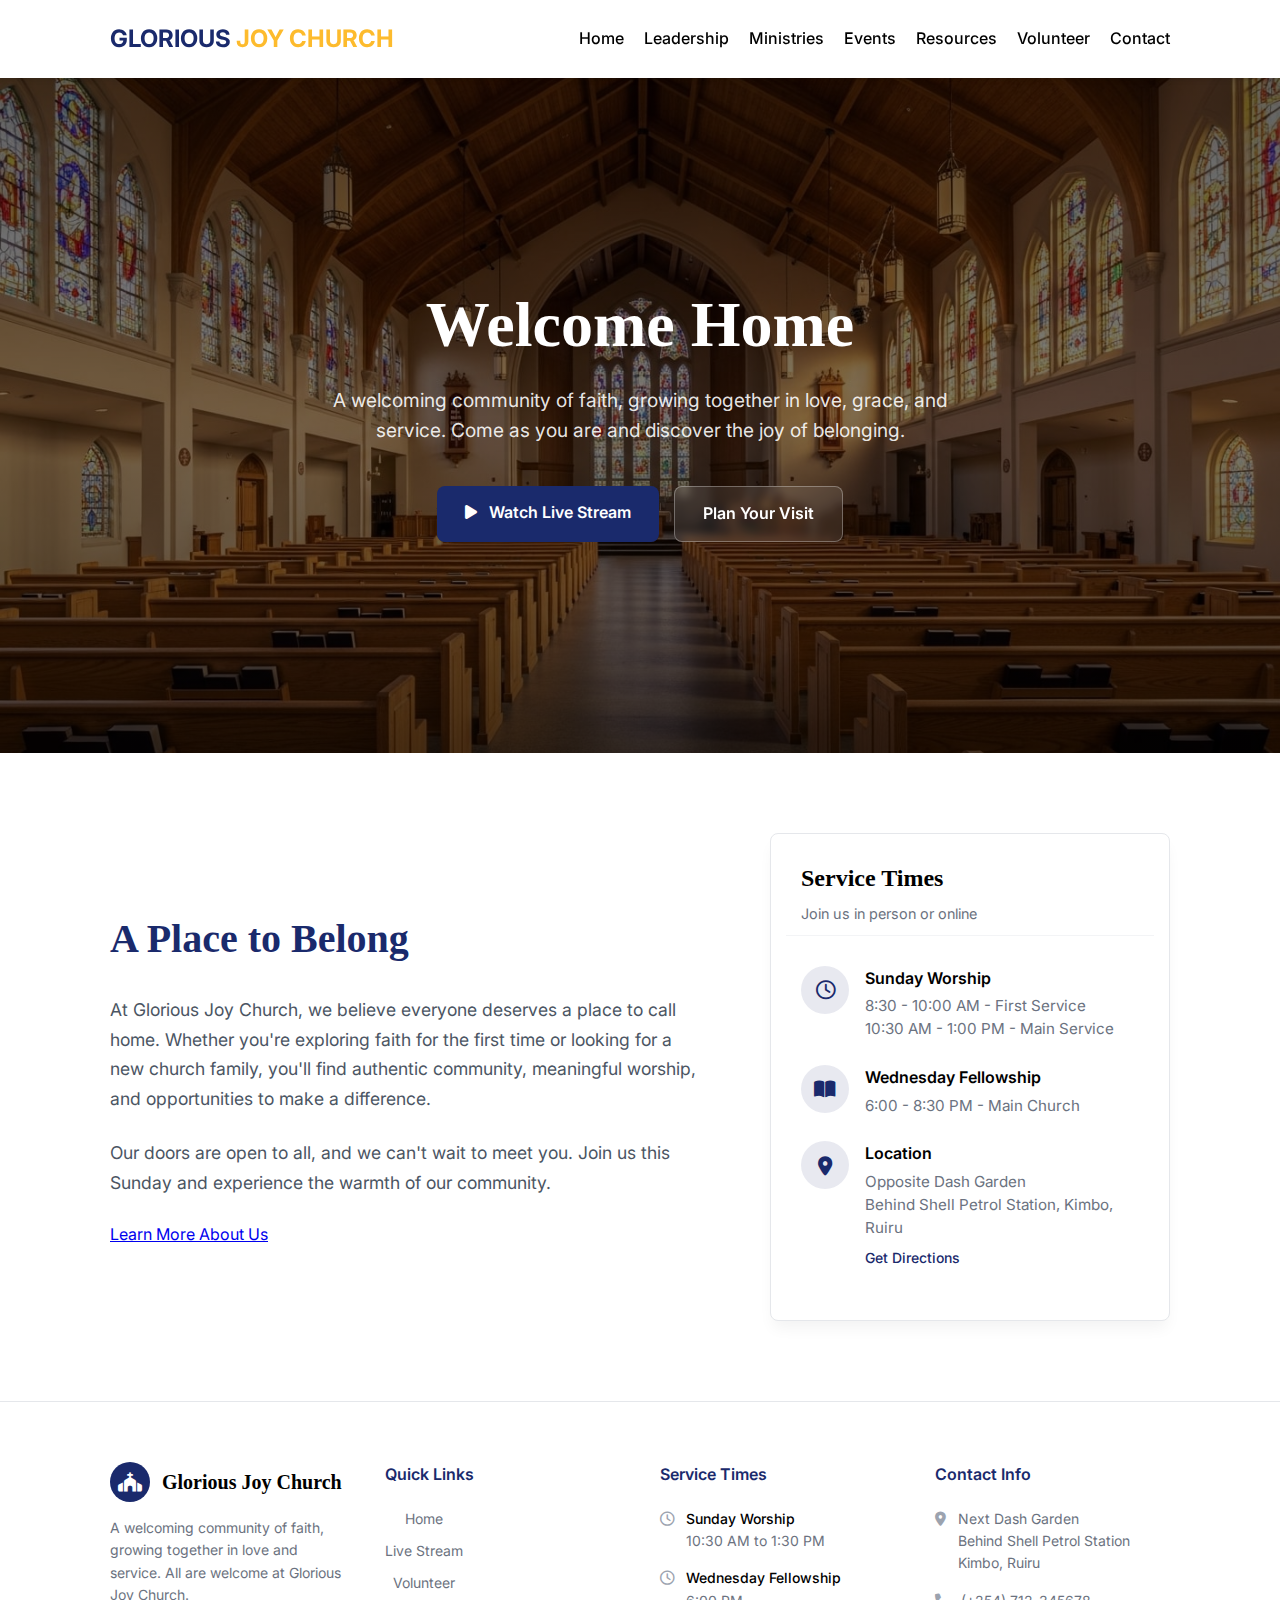
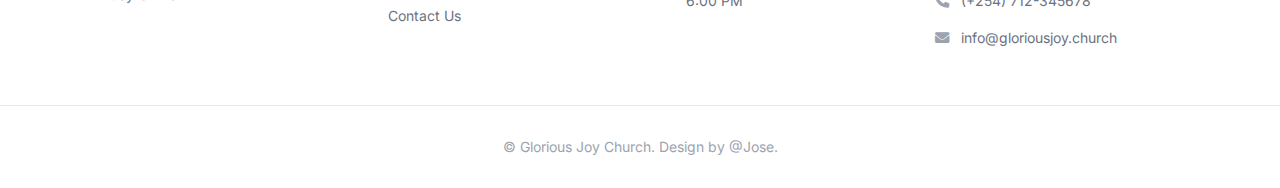
<file: index.html>
<!DOCTYPE html>
<html lang="en">
<head>
    <meta charset="UTF-8">
    <meta name="viewport" content="width=device-width, initial-scale=1.0">
    <title>Glorious Joy Church </title>
    <link rel="stylesheet" href="css/style.css">
    <link rel="stylesheet" href="https://cdnjs.cloudflare.com/ajax/libs/font-awesome/6.0.0/css/all.min.css">
    <link href="https://fonts.googleapis.com/css2?family=Inter:wght@400;700&display=swap" rel="stylesheet">
</head>

<body>

    <header>
        <nav class="container">
            <div class="logo"> GLORIOUS <span> JOY <span> CHURCH </span></div>
            <ul class="nav-links">
                <li><a href="index.html">Home</a></li>
                <li><a href="pages/leadership.html">Leadership</a></li>
                <li><a href="pages/ministries.html">Ministries</a></li>
                <li><a href="pages/events.html">Events</a></li>
                <li><a href="pages/resources.html">Resources</a></li>
                <li><a href="pages/volunteer.html">Volunteer</a></li>
                <li><a href="pages/contact.html">Contact </a></li>
            </ul>
        </nav>
    </header>

    <main>
        <section class="hero-section">
            <div class="hero-bg">
                <div class="hero-overlay"></div>
            </div>

            <div class="container hero-content">
                <h1 class="hero-title">Welcome Home</h1>
                <p class="hero-subtitle">
                    A welcoming community of faith, growing together in love, grace, and service. 
                    Come as you are and discover the joy of belonging.
                </p>
                
                <div class="hero-btns">
                    <a href="pages/live-stream.html" class="btn-hero-solid">
                        <i class="fas fa-play"></i> Watch Live Stream
                    </a>
                    <a href="pages/contact.html" class="btn-hero-outline">
                        Plan Your Visit
                    </a>
                </div>
            </div>
        </section>


        <section class="welcome-split">
            <div class="container welcome-grid">
                
                <div class="welcome-text">
                    <h2 class="serif-title">A Place to Belong</h2>
                    <p class="description">
                        At Glorious Joy Church, we believe everyone deserves a place to call home.
                        Whether you're exploring faith for the first time or looking for a new church family,
                        you'll find authentic community, meaningful worship, and opportunities to make a difference.
                    </p>
                    <p class="description">
                        Our doors are open to all, and we can't wait to meet you. Join us this Sunday and
                        experience the warmth of our community.
                    </p>
                    <a href="pages/about.html" class="btn-primary">Learn More About Us</a>
                </div>

                <div class="service-card-modern">
                    <div class="card-header">
                        <h3>Service Times</h3>
                        <p>Join us in person or online</p>
                    </div>
                    
                    <div class="card-content">
                        <div class="info-row">
                            <div class="icon-circle">
                                <i class="far fa-clock"></i>
                            </div>
                            <div>
                                <h4>Sunday Worship</h4>
                                <p>8:30 - 10:00 AM - First Service</p>
                                <p>10:30 AM - 1:00 PM - Main Service</p>
                            </div>
                        </div>

                        <div class="info-row">
                            <div class="icon-circle">
                                <i class="fas fa-book-open"></i>
                            </div>
                            <div>
                                <h4>Wednesday Fellowship</h4>
                                <p>6:00 - 8:30 PM - Main Church</p>
                            </div>
                        </div>

                        <div class="info-row">
                            <div class="icon-circle">
                                <i class="fas fa-map-marker-alt"></i>
                            </div>
                            <div>
                                <h4>Location</h4>
                                <p>Opposite Dash Garden</p>
                                <p>Behind Shell Petrol Station, Kimbo, Ruiru</p>
                                <a href="https://maps.google.com" target="_blank" class="directions-link">Get Directions</a>
                            </div>
                        </div>
                    </div>
                </div>

            </div>
        </section>
    
    </main>


    <footer class="main-footer">
        <div class="container footer-grid">
            
            <div class="footer-column">
                <div class="footer-logo-area">
                    <div class="logo-icon">
                        <i class="fas fa-church"></i>
                    </div>
                    <span class="church-name">Glorious Joy Church</span>
                </div>
                <p class="footer-description">
                    A welcoming community of faith, growing together in love and service. 
                    All are welcome at Glorious Joy Church.
                </p>
            </div>

            <div class="footer-column">
                <h3>Quick Links</h3>
                <nav class="footer-nav">
                    <a href="index.html">Home</a>
                    <a href="pages/live-stream.html">Live Stream</a>
                    <a href="pages/volunteer.html">Volunteer</a>
                    <a href="pages/contact.html">Contact Us</a>
                </nav>
            </div>

            <div class="footer-column">
                <h3>Service Times</h3>
                <div class="footer-info-item">
                    <i class="far fa-clock"></i>
                    <div>
                        <p class="info-label">Sunday Worship</p>
                        <p class="info-detail">10:30 AM to 1:30 PM</p>
                    </div>
                </div>
                <div class="footer-info-item">
                    <i class="far fa-clock"></i>
                    <div>
                        <p class="info-label">Wednesday Fellowship</p>
                        <p class="info-detail">6:00 PM</p>
                    </div>
                </div>
            </div>

            <div class="footer-column">
                <h3>Contact Info</h3>
                <div class="footer-info-item">
                    <i class="fas fa-map-marker-alt"></i>
                    <p class="info-detail">Next Dash Garden<br>Behind Shell Petrol Station Kimbo, Ruiru</p>
                </div>
                <div class="footer-info-item">
                    <i class="fas fa-phone"></i>
                    <a href="tel:+15551234567" class="info-detail">(+254) 712-345678</a>
                </div>
                <div class="footer-info-item">
                    <i class="fas fa-envelope"></i>
                    <a href="mailto:info@gloriousjoy.church" class="info-detail">info@gloriousjoy.church</a>
                </div>
            </div>

        </div>

        <div class="footer-bottom">
            <div class="container">
                <p>&copy; <span id="year"></span> Glorious Joy Church. Design by @Jose.</p>
            </div>
        </div>
    </footer>

    <script src="js/main.js"></script>
</body>

</html>
</file>
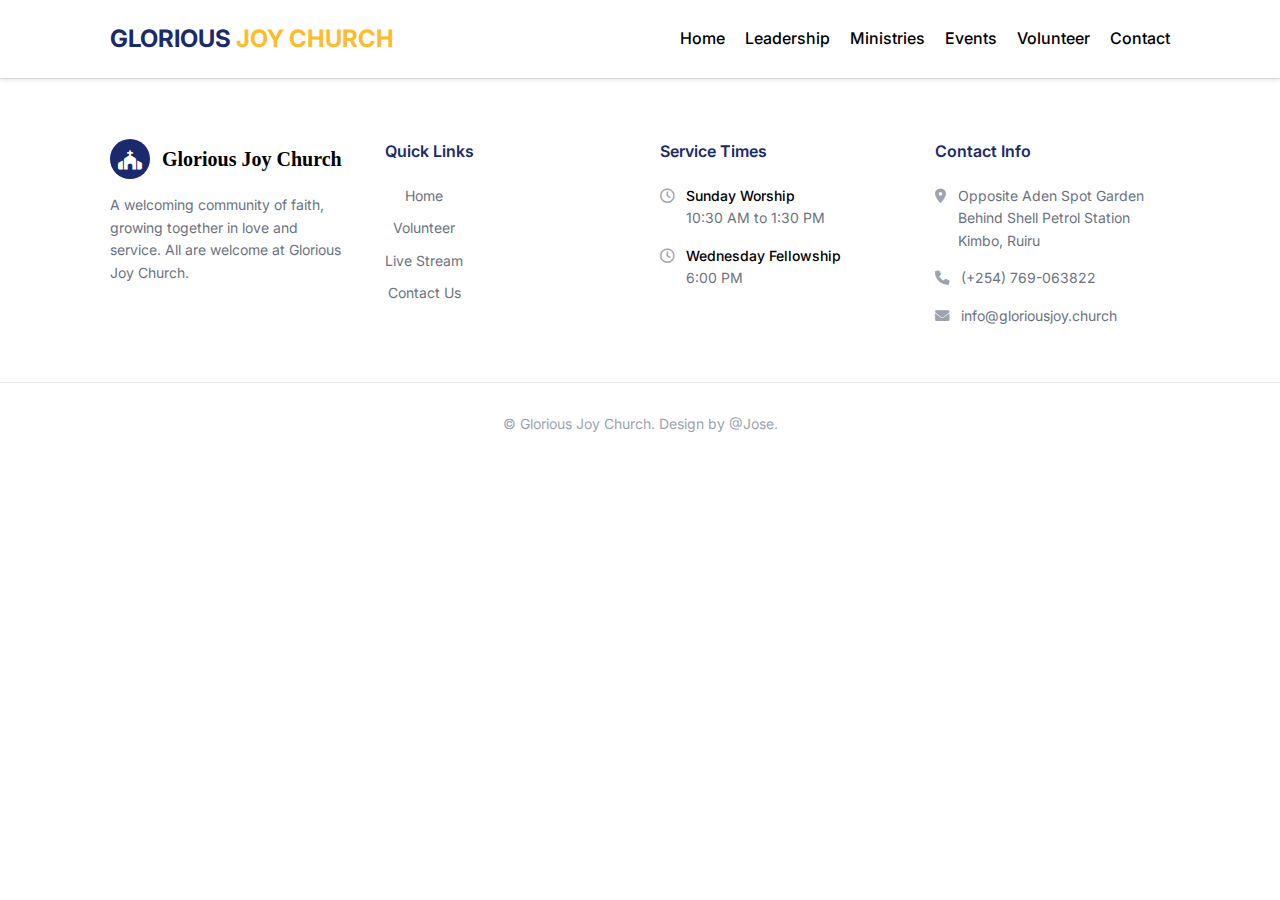
<file: pages/about.html>
<!DOCTYPE html>
<html lang="en">
<head>
    <meta charset="UTF-8">
    <meta name="viewport" content="width=device-width, initial-scale=1.0">
    <title>Glorious Joy Church </title>
    <link rel="stylesheet" href="../css/style.css">
    <link rel="stylesheet" href="https://cdnjs.cloudflare.com/ajax/libs/font-awesome/6.0.0/css/all.min.css">
    <link href="https://fonts.googleapis.com/css2?family=Inter:wght@400;700&display=swap" rel="stylesheet">
</head>

<body>

    <header>
        <nav class="container">
            <div class="logo"> GLORIOUS <span> JOY <span> CHURCH </span></div>
            <ul class="nav-links">
                <li><a href="../index.html">Home</a></li>
                <li><a href="leadership.html">Leadership</a></li>
                <li><a href="ministries.html">Ministries</a></li>
                <li><a href="events.html">Events</a></li>
                <li><a href="volunteer.html">Volunteer</a></li>
                <li><a href="contact.html">Contact </a></li>
            </ul>
        </nav>
    </header>

    <main>
    
        <!-- here -->

    </main>


    <footer class="main-footer">
    
        <div class="container footer-grid">
            
            <div class="footer-column">
                <div class="footer-logo-area">
                    <div class="logo-icon">
                        <i class="fas fa-church"></i>
                    </div>
                    <span class="church-name">Glorious Joy Church</span>
                </div>
                <p class="footer-description">
                    A welcoming community of faith, growing together in love and service. 
                    All are welcome at Glorious Joy Church.
                </p>
            </div>

            <div class="footer-column">
                <h3>Quick Links</h3>
                <nav class="footer-nav">
                    <a href="../index.html">Home</a>
                    <a href="volunteer.html">Volunteer</a>
                    <a href="livestream.html">Live Stream</a>
                    <a href="contact.html">Contact Us</a>
                </nav>
            </div>

            <div class="footer-column">
                <h3>Service Times</h3>
                <div class="footer-info-item">
                    <i class="far fa-clock"></i>
                    <div>
                        <p class="info-label">Sunday Worship</p>
                        <p class="info-detail">10:30 AM to 1:30 PM</p>
                    </div>
                </div>
                <div class="footer-info-item">
                    <i class="far fa-clock"></i>
                    <div>
                        <p class="info-label">Wednesday Fellowship</p>
                        <p class="info-detail">6:00 PM</p>
                    </div>
                </div>
            </div>

            <div class="footer-column">
                <h3>Contact Info</h3>
                <div class="footer-info-item">
                    <i class="fas fa-map-marker-alt"></i>
                    <p class="info-detail">Opposite Aden Spot Garden<br>Behind Shell Petrol Station Kimbo, Ruiru</p>
                </div>
                <div class="footer-info-item">
                    <i class="fas fa-phone"></i>
                    <a href="tel:+254769063822" class="info-detail">(+254) 769-063822</a>
                </div>
                <div class="footer-info-item">
                    <i class="fas fa-envelope"></i>
                    <a href="mailto:info@gloriousjoy.church" class="info-detail">info@gloriousjoy.church</a>
                </div>
            </div>

        </div>

        <div class="footer-bottom">
            <div class="container">
                <p>&copy; <span id="year"></span> Glorious Joy Church. Design by @Jose.</p>
            </div>
        </div>
    
    </footer>

    <script src="../js/main.js"></script>

</body>

</html>
</file>
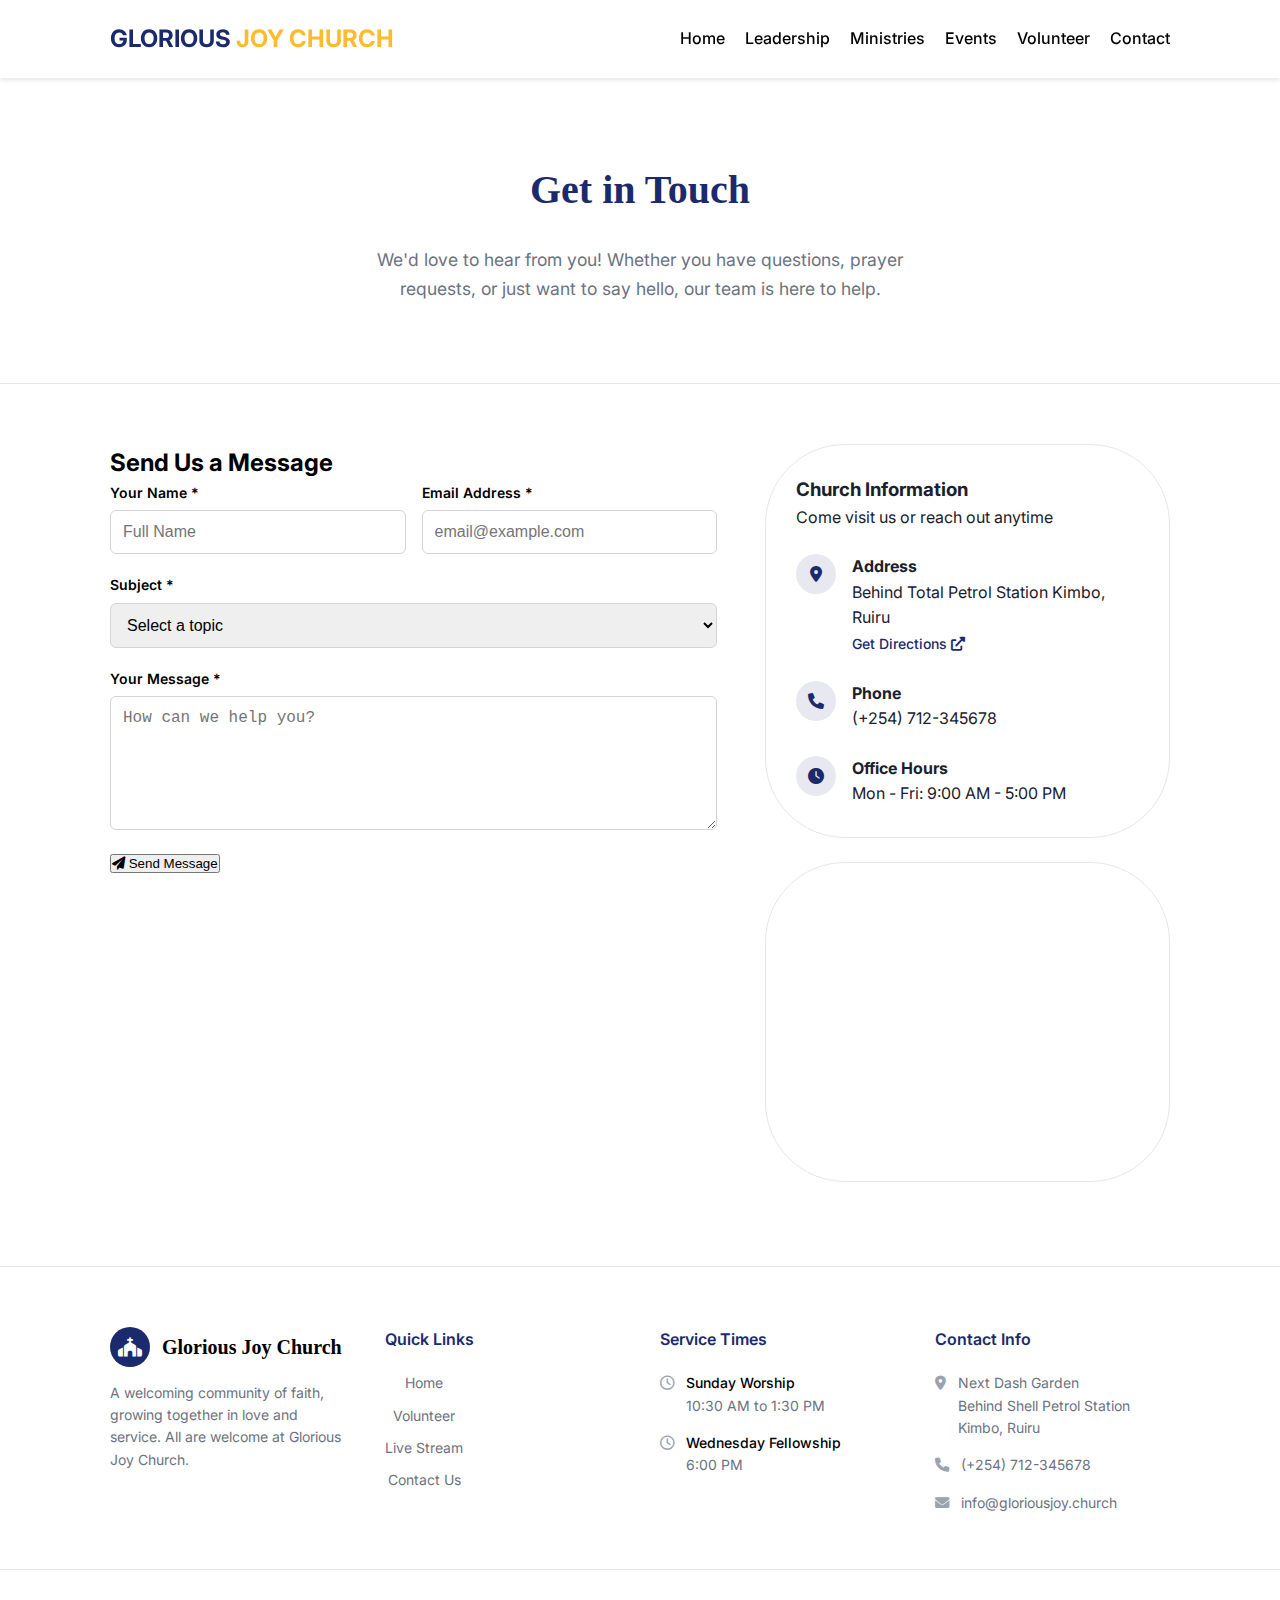
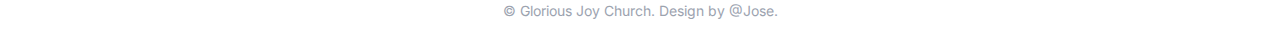
<file: pages/contact.html>
<!DOCTYPE html>
<html lang="en">
<head>
    <meta charset="UTF-8">
    <meta name="viewport" content="width=device-width, initial-scale=1.0">
    <title>Glorious Joy Church </title>
    <link rel="stylesheet" href="../css/style.css">
    <link rel="stylesheet" href="https://cdnjs.cloudflare.com/ajax/libs/font-awesome/6.0.0/css/all.min.css">
    <link href="https://fonts.googleapis.com/css2?family=Inter:wght@400;700&display=swap" rel="stylesheet">
</head>

<body>

    <header>
        <nav class="container">
            <div class="logo"> GLORIOUS <span> JOY <span> CHURCH </span></div>
            <ul class="nav-links">
                <li><a href="../index.html">Home</a></li>
                <li><a href="leadership.html">Leadership</a></li>
                <li><a href="ministries.html">Ministries</a></li>
                <li><a href="events.html">Events</a></li>
                <li><a href="volunteer.html">Volunteer</a></li>
                <li><a href="contact.html">Contact </a></li>
            </ul>
        </nav>
    </header>

    <main>
    
        <section class="contact-header">
        
            <div class="container contact-header-content">
                <h1 class="serif-title">Get in Touch</h1>
                <p class="section-subtitle">
                    We'd love to hear from you! Whether you have questions, prayer requests, 
                    or just want to say hello, our team is here to help.
                </p>
            </div>
        
        </section>

        <section class="contact-body">

            <div class="container contact-grid">
                
                <div class="contact-form-container">
                    <h2 class="serif-sub-title">Send Us a Message</h2>
                    <form id="churchContactForm" class="space-y-4">
                        <div class="form-row">
                            <div class="form-group">
                                <label for="name">Your Name *</label>
                                <input type="text" id="name" required placeholder="Full Name">
                            </div>
                            <div class="form-group">
                                <label for="email">Email Address *</label>
                                <input type="email" id="email" required placeholder="email@example.com">
                            </div>
                        </div>

                        <div class="form-group">
                            <label for="subject">Subject *</label>
                            <select id="subject" required>
                                <option value="" disabled selected>Select a topic</option>
                                <option value="general">General Inquiry</option>
                                <option value="visit">Planning a Visit</option>
                                <option value="prayer">Prayer Request</option>
                                <option value="volunteer">Volunteer Information</option>
                                <option value="other">Other</option>
                            </select>
                        </div>

                        <div class="form-group">
                            <label for="message">Your Message *</label>
                            <textarea id="message" rows="6" required placeholder="How can we help you?"></textarea>
                        </div>

                        <button type="submit" id="submitBtn" class="btn-primary btn-lg">
                            <i class="fas fa-paper-plane"></i> Send Message
                        </button>
                    </form>
                </div>

                <div class="contact-info-column">
                    <div class="info-card">
                        <h3>Church Information</h3>
                        <p class="card-desc">Come visit us or reach out anytime</p>
                        
                        <div class="contact-item">
                            <div class="icon-circle-small"><i class="fas fa-map-marker-alt"></i></div>
                            <div>
                                <h4>Address</h4>
                                <p>Behind Total Petrol Station Kimbo, Ruiru</p>
                                <a href="https://maps.app.goo.gl/knF4JhKf3rfS4yEh8" target="_blank" class="text-link">Get Directions <i class="fas fa-external-link-alt"></i></a>
                            </div>
                        </div>

                        <div class="contact-item">
                            <div class="icon-circle-small"><i class="fas fa-phone"></i></div>
                            <div>
                                <h4>Phone</h4>
                                <p>(+254) 712-345678</p>
                            </div>
                        </div>

                        <div class="contact-item">
                            <div class="icon-circle-small"><i class="fas fa-clock"></i></div>
                            <div>
                                <h4>Office Hours</h4>
                                <p>Mon - Fri: 9:00 AM - 5:00 PM</p>
                            </div>
                        </div>
                    </div>

                    <div class="info-card p-0 overflow-hidden">
                        <div class="map-container">
                            <iframe 
                                src="https://www.google.com/maps/embed?pb=!1m18!1m12!1m3!1d3989.026919025326!2d36.967949474965444!3d-1.1412127988478553!2m3!1f0!2f0!3f0!3m2!1i1024!2i768!4f13.1!3m3!1m2!1s0x182f4743e427c367%3A0x70fef215d379a0d3!2sGlorious%20Joy%20Church!5e0!3m2!1sen!2ske!4v1767320648066!5m2!1sen!2ske" 
                                width="100%" height="250" style="border:0;" allowfullscreen="" loading="lazy" referrerpolicy="no-referrer-when-downgrade">" 
                            </iframe>
                        </div>
                    </div>
                </div>
            </div>

        </section>

    </main>


    <footer class="main-footer">
    
        <div class="container footer-grid">
            
            <div class="footer-column">
                <div class="footer-logo-area">
                    <div class="logo-icon">
                        <i class="fas fa-church"></i>
                    </div>
                    <span class="church-name">Glorious Joy Church</span>
                </div>
                <p class="footer-description">
                    A welcoming community of faith, growing together in love and service. 
                    All are welcome at Glorious Joy Church.
                </p>
            </div>

            <div class="footer-column">
                <h3>Quick Links</h3>
                <nav class="footer-nav">
                    <a href="../index.html">Home</a>
                    <a href="volunteer.html">Volunteer</a>
                    <a href="livestream.html">Live Stream</a>
                    <a href="contact.html">Contact Us</a>
                </nav>
            </div>

            <div class="footer-column">
                <h3>Service Times</h3>
                <div class="footer-info-item">
                    <i class="far fa-clock"></i>
                    <div>
                        <p class="info-label">Sunday Worship</p>
                        <p class="info-detail">10:30 AM to 1:30 PM</p>
                    </div>
                </div>
                <div class="footer-info-item">
                    <i class="far fa-clock"></i>
                    <div>
                        <p class="info-label">Wednesday Fellowship</p>
                        <p class="info-detail">6:00 PM</p>
                    </div>
                </div>
            </div>

            <div class="footer-column">
                <h3>Contact Info</h3>
                <div class="footer-info-item">
                    <i class="fas fa-map-marker-alt"></i>
                    <p class="info-detail">Next Dash Garden<br>Behind Shell Petrol Station Kimbo, Ruiru</p>
                </div>
                <div class="footer-info-item">
                    <i class="fas fa-phone"></i>
                    <a href="tel:+254712345678" class="info-detail">(+254) 712-345678</a>
                </div>
                <div class="footer-info-item">
                    <i class="fas fa-envelope"></i>
                    <a href="mailto:info@gloriousjoy.church" class="info-detail">info@gloriousjoy.church</a>
                </div>
            </div>

        </div>

        <div class="footer-bottom">
            <div class="container">
                <p>&copy; <span id="year"></span> Glorious Joy Church. Design by @Jose.</p>
            </div>
        </div>
    
    </footer>

    <script src="../js/main.js"></script>

</body>

</html>
</file>
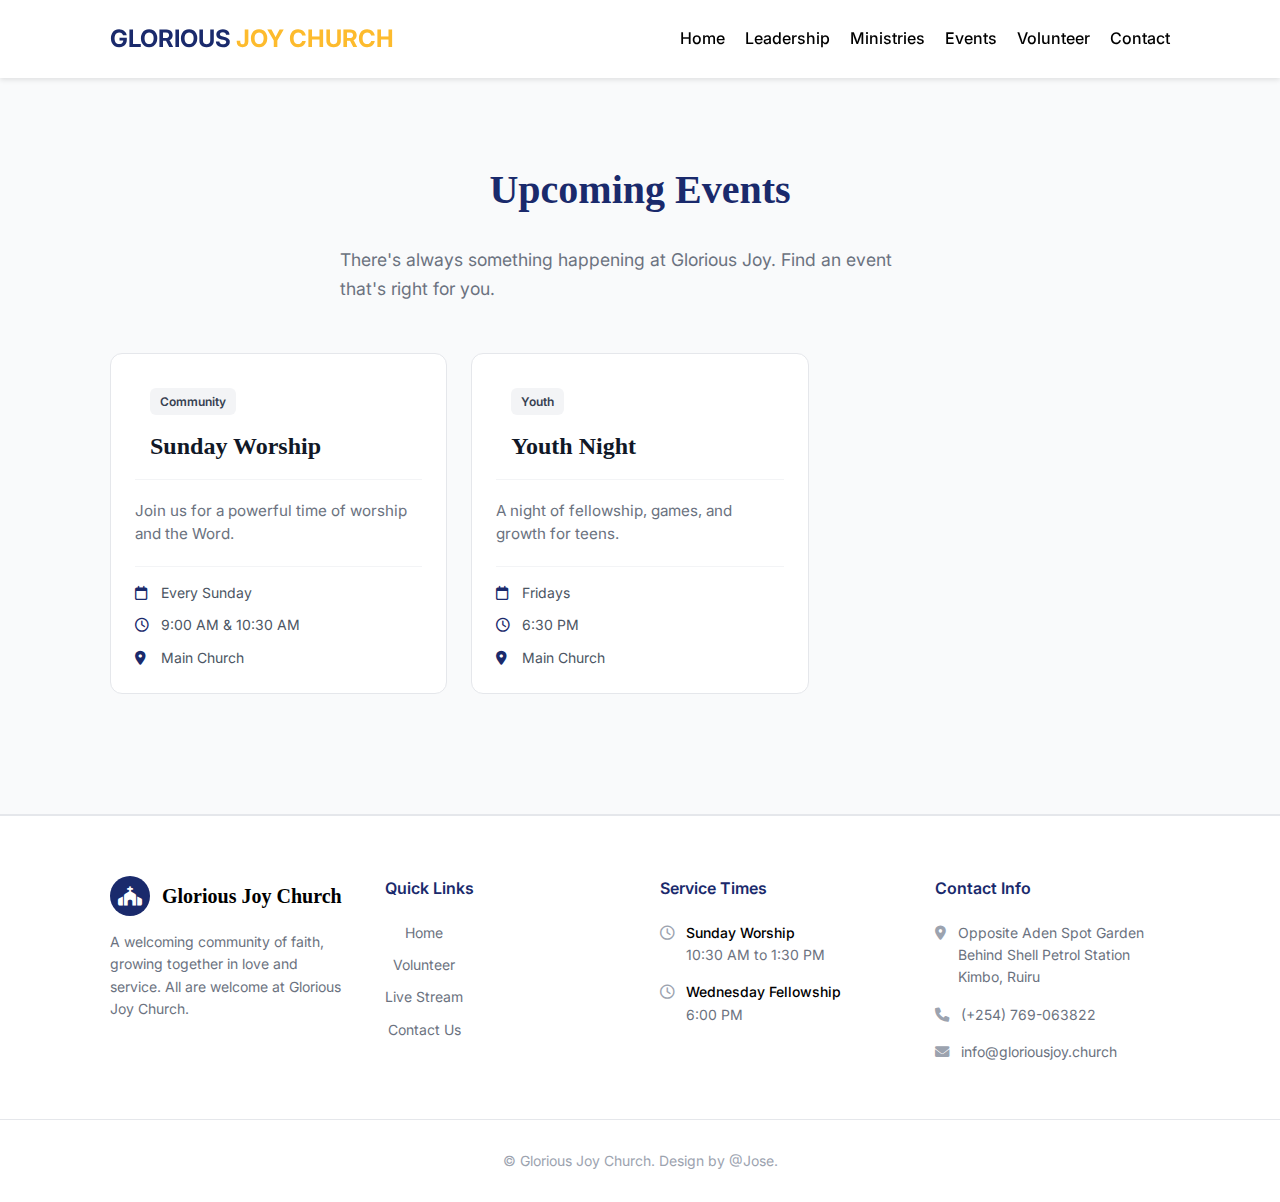
<file: pages/events.html>
<!DOCTYPE html>
<html lang="en">
<head>
    <meta charset="UTF-8">
    <meta name="viewport" content="width=device-width, initial-scale=1.0">
    <title>Glorious Joy Church </title>
    <link rel="stylesheet" href="../css/style.css">
    <link rel="stylesheet" href="https://cdnjs.cloudflare.com/ajax/libs/font-awesome/6.0.0/css/all.min.css">
    <link href="https://fonts.googleapis.com/css2?family=Inter:wght@400;700&display=swap" rel="stylesheet">
</head>

<body>

    <header>
        <nav class="container">
            <div class="logo"> GLORIOUS <span> JOY <span> CHURCH </span></div>
            <ul class="nav-links">
                <li><a href="../index.html">Home</a></li>
                <li><a href="leadership.html">Leadership</a></li>
                <li><a href="ministries.html">Ministries</a></li>
                <li><a href="events.html">Events</a></li>
                <li><a href="volunteer.html">Volunteer</a></li>
                <li><a href="contact.html">Contact </a></li>
            </ul>
        </nav>
    </header>

    <main>
    
        <section class="events-section py-20">
        
            <div class="container">
                <div class="section-header text-center mb-12">
                    <h2 class="serif-title">Upcoming Events</h2>
                    <p class="section-subtitle mx-auto">
                        There's always something happening at Glorious Joy. Find an event that's right for you.
                    </p>
                </div>

                <div class="events-grid">
                    <div class="event-card hover-elevate">
                        <div class="card-header">
                            <span class="event-badge">Community</span>
                            <h3 class="event-title">Sunday Worship</h3>
                        </div>

                        <div class="card-body">
                            <p class="event-desc">Join us for a powerful time of worship and the Word.</p>
                            <div class="event-meta">
                                <div class="meta-item">
                                    <i class="far fa-calendar"></i>
                                    <span>Every Sunday</span>
                                </div>
                                <div class="meta-item">
                                    <i class="far fa-clock"></i>
                                    <span>9:00 AM & 10:30 AM</span>
                                </div>
                                <div class="meta-item">
                                    <i class="fas fa-map-marker-alt"></i>
                                    <span>Main Church</span>
                                </div>
                            </div>
                        </div>
                    </div>

                    <!-- <div class="section-spacer" style="height: 50px;"></div> -->

                    <div class="event-card hover-elevate">
                        <div class="card-header">
                            <span class="event-badge">Youth</span>
                            <h3 class="event-title">Youth Night</h3>
                        </div>
                        <div class="card-body">
                            <p class="event-desc">A night of fellowship, games, and growth for teens.</p>
                            <div class="event-meta">
                                <div class="meta-item">
                                    <i class="far fa-calendar"></i>
                                    <span>Fridays</span>
                                </div>
                                <div class="meta-item">
                                    <i class="far fa-clock"></i>
                                    <span>6:30 PM</span>
                                </div>
                                <div class="meta-item">
                                    <i class="fas fa-map-marker-alt"></i>
                                    <span>Main Church</span>
                                </div>
                            </div>
                        </div>
                    </div>

                </div>
            </div>

        </section>

    </main>


    <footer class="main-footer">
    
        <div class="container footer-grid">
            
            <div class="footer-column">
                <div class="footer-logo-area">
                    <div class="logo-icon">
                        <i class="fas fa-church"></i>
                    </div>
                    <span class="church-name">Glorious Joy Church</span>
                </div>
                <p class="footer-description">
                    A welcoming community of faith, growing together in love and service. 
                    All are welcome at Glorious Joy Church.
                </p>
            </div>

            <div class="footer-column">
                <h3>Quick Links</h3>
                <nav class="footer-nav">
                    <a href="../index.html">Home</a>
                    <a href="volunteer.html">Volunteer</a>
                    <a href="livestream.html">Live Stream</a>
                    <a href="contact.html">Contact Us</a>
                </nav>
            </div>

            <div class="footer-column">
                <h3>Service Times</h3>
                <div class="footer-info-item">
                    <i class="far fa-clock"></i>
                    <div>
                        <p class="info-label">Sunday Worship</p>
                        <p class="info-detail">10:30 AM to 1:30 PM</p>
                    </div>
                </div>
                <div class="footer-info-item">
                    <i class="far fa-clock"></i>
                    <div>
                        <p class="info-label">Wednesday Fellowship</p>
                        <p class="info-detail">6:00 PM</p>
                    </div>
                </div>
            </div>

            <div class="footer-column">
                <h3>Contact Info</h3>
                <div class="footer-info-item">
                    <i class="fas fa-map-marker-alt"></i>
                    <p class="info-detail">Opposite Aden Spot Garden<br>Behind Shell Petrol Station Kimbo, Ruiru</p>
                </div>
                <div class="footer-info-item">
                    <i class="fas fa-phone"></i>
                    <a href="tel:+254769063822" class="info-detail">(+254) 769-063822</a>
                </div>
                <div class="footer-info-item">
                    <i class="fas fa-envelope"></i>
                    <a href="mailto:info@gloriousjoy.church" class="info-detail">info@gloriousjoy.church</a>
                </div>
            </div>

        </div>

        <div class="footer-bottom">
            <div class="container">
                <p>&copy; <span id="year"></span> Glorious Joy Church. Design by @Jose.</p>
            </div>
        </div>
    
    </footer>

    <script src="../js/main.js"></script>

</body>

</html>
</file>
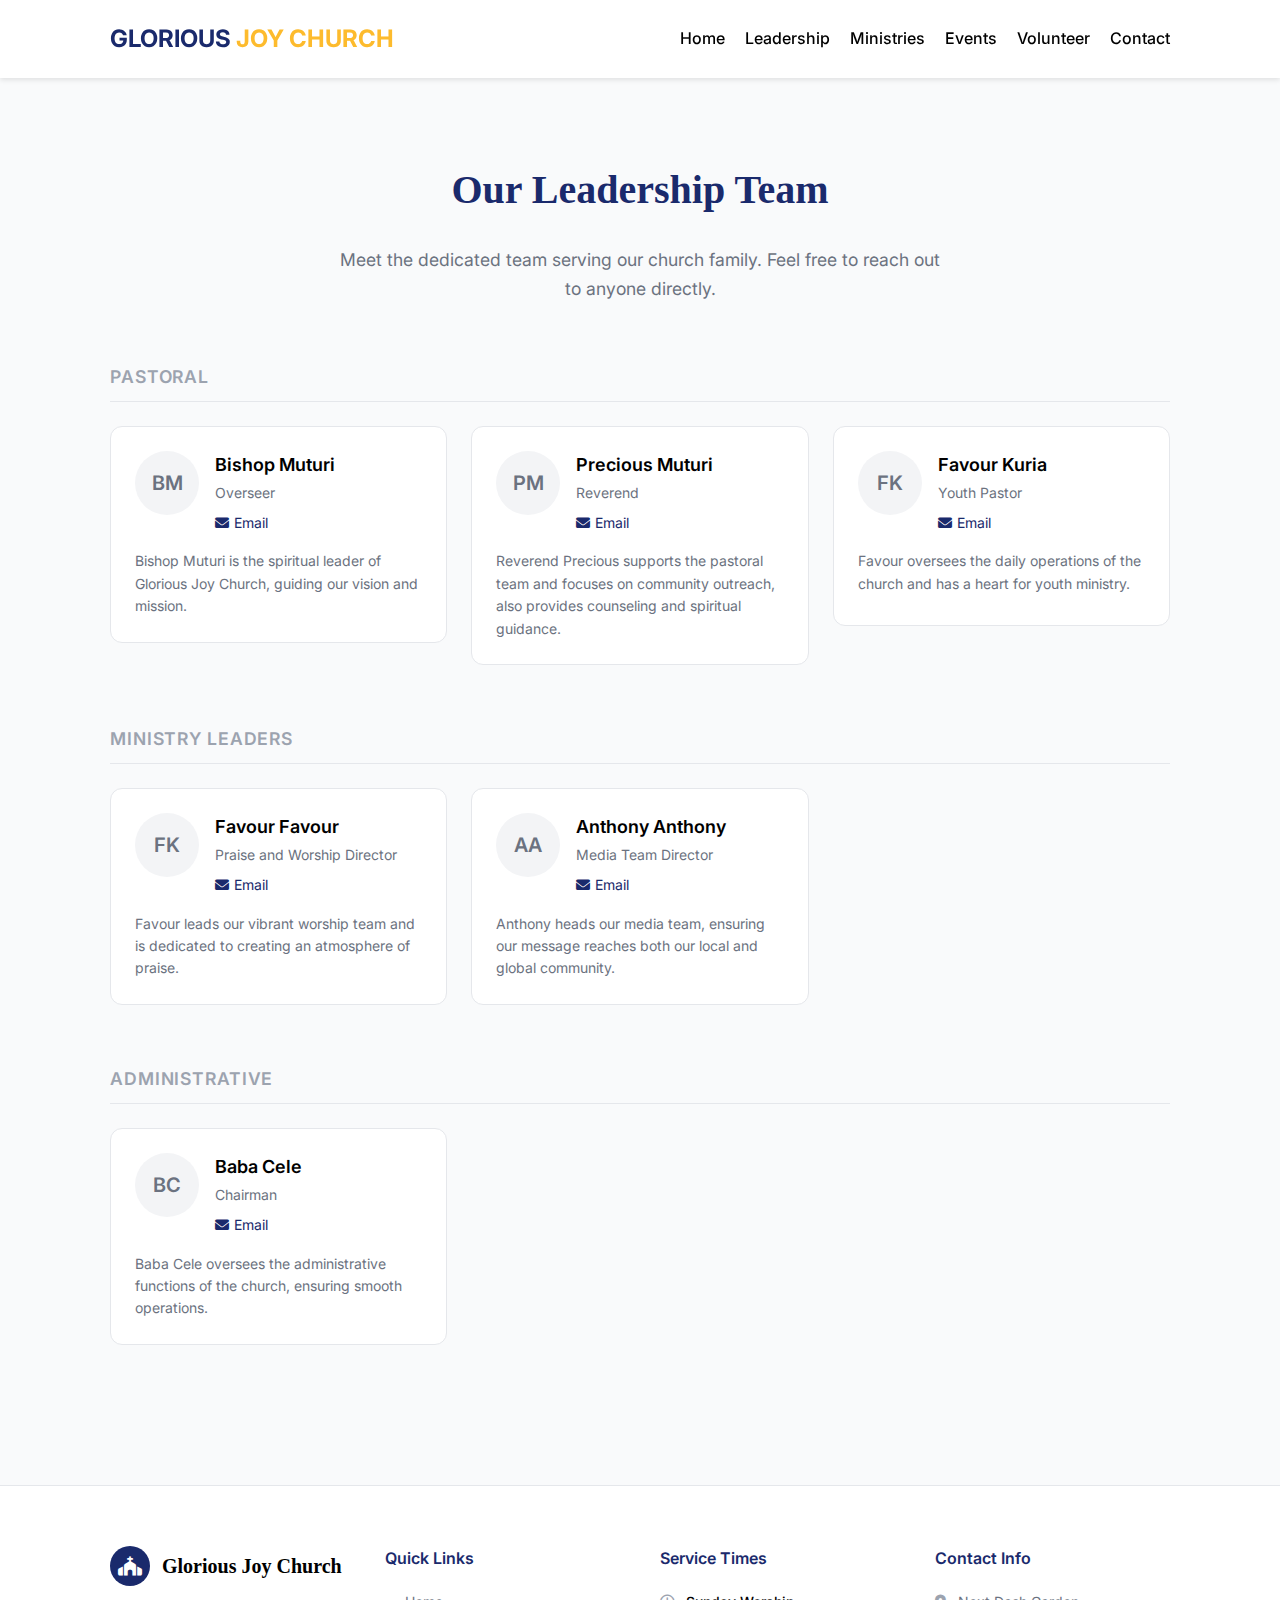
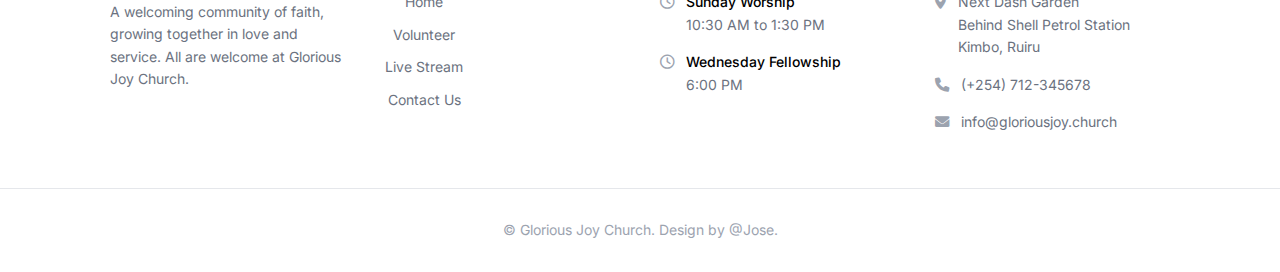
<file: pages/leadership.html>
<!DOCTYPE html>
<html lang="en">
<head>
    <meta charset="UTF-8">
    <meta name="viewport" content="width=device-width, initial-scale=1.0">
    <title>Glorious Joy Church </title>
    <link rel="stylesheet" href="../css/style.css">
    <link rel="stylesheet" href="https://cdnjs.cloudflare.com/ajax/libs/font-awesome/6.0.0/css/all.min.css">
    <link href="https://fonts.googleapis.com/css2?family=Inter:wght@400;700&display=swap" rel="stylesheet">
</head>

<body>

    <header>
        <nav class="container">
            <div class="logo"> GLORIOUS <span> JOY <span> CHURCH </span></div>
            <ul class="nav-links">
                <li><a href="../index.html">Home</a></li>
                <li><a href="leadership.html">Leadership</a></li>
                <li><a href="ministries.html">Ministries</a></li>
                <li><a href="events.html">Events</a></li>
                <li><a href="volunteer.html">Volunteer</a></li>
                <li><a href="contact.html">Contact </a></li>
            </ul>
        </nav>
    </header>

    <main>
    
        <section class="leadership-section">
        
            <div class="container">
                <div class="text-center-header">
                    <h2 class="serif-title">Our Leadership Team</h2>
                    <p class="section-subtitle">Meet the dedicated team serving our church family. Feel free to reach out to anyone directly.</p>
                </div>

                <div class="department-group">
                    <h3 class="dept-title">Pastoral</h3>
                    <div class="staff-grid">
                        
                        <div class="staff-card hover-elevate">
                            <div class="staff-header">
                                <div class="avatar-circle">
                                    <span>BM</span> </div>
                                <div class="staff-meta">
                                    <h4>Bishop Muturi</h4>
                                    <p class="staff-title">Overseer</p>
                                    <a href="mailto:bishopmuturi@gloriousjoy.church" class="staff-email">
                                        <i class="fas fa-envelope"></i> Email
                                    </a>
                                </div>
                            </div>
                            <p class="staff-bio">
                                Bishop Muturi is the spiritual leader of Glorious Joy Church, guiding our vision and mission.
                            </p>
                        </div>

                        <div class="staff-card hover-elevate">
                            <div class="staff-header">
                                <div class="avatar-circle">
                                    <span>PM</span>
                                </div>
                                <div class="staff-meta">
                                    <h4>Precious Muturi</h4>
                                    <p class="staff-title">Reverend</p>
                                    <a href="mailto:pastorprecious@gloriousjoy.church" class="staff-email">
                                        <i class="fas fa-envelope"></i> Email
                                    </a>
                                </div>
                            </div>
                            <p class="staff-bio">
                                Reverend Precious supports the pastoral team and focuses on community outreach, also provides counseling and spiritual guidance.
                            </p>
                        </div>

                        <div class="staff-card hover-elevate">
                            <div class="staff-header">
                                <div class="avatar-circle">
                                    <span>FK</span>
                                </div>
                                <div class="staff-meta">
                                    <h4>Favour Kuria</h4>
                                    <p class="staff-title">Youth Pastor</p>
                                    <a href="mailto:favourk@gloriousjoy.church" class="staff-email">
                                        <i class="fas fa-envelope"></i> Email
                                    </a>
                                </div>
                            </div>
                            <p class="staff-bio">
                                Favour oversees the daily operations of the church and has a heart for youth ministry.
                            </p>
                        </div>

                    </div>
                </div>

                <div class="department-group">
                    <h3 class="dept-title">Ministry Leaders</h3>
                    <div class="staff-grid">

                        <div class="staff-card hover-elevate">
                            <div class="staff-header">
                                <div class="avatar-circle">
                                    <span>FK</span>
                                </div>
                                <div class="staff-meta">
                                    <h4>Favour Favour</h4>
                                    <p class="staff-title">Praise and Worship Director</p>
                                    <a href="mailto:favour@gloriousjoy.church" class="staff-email">
                                        <i class="fas fa-envelope"></i> Email
                                    </a>
                                </div>
                            </div>
                            <p class="staff-bio">
                                Favour leads our vibrant worship team and is dedicated to creating an atmosphere of praise.
                            </p>
                        </div>

                        <div class="staff-card hover-elevate">
                            <div class="staff-header">
                                <div class="avatar-circle">
                                    <span>AA</span>
                                </div>
                                <div class="staff-meta">
                                    <h4>Anthony Anthony</h4>
                                    <p class="staff-title">Media Team Director</p>
                                    <a href="mailto:anthony@gloriousjoy.church" class="staff-email">
                                        <i class="fas fa-envelope"></i> Email
                                    </a>
                                </div>
                            </div>
                            <p class="staff-bio">
                                Anthony heads our media team, ensuring our message reaches both our local and global community.
                            </p>
                        </div>
                    
                    </div>
                </div>

                <div class="department-group">
                    <h3 class="dept-title">Administrative</h3>
                    <div class="staff-grid">

                        <div class="staff-card hover-elevate">
                            <div class="staff-header">
                                <div class="avatar-circle">
                                    <span>BC</span>
                                </div>
                                <div class="staff-meta">
                                    <h4> Baba Cele</h4>
                                    <p class="staff-title">Chairman</p>
                                    <a href="mailto:babacele@gloriousjoy.church" class="staff-email">
                                        <i class="fas fa-envelope"></i> Email
                                    </a>
                                </div>
                            </div>
                            <p class="staff-bio">
                                Baba Cele oversees the administrative functions of the church, ensuring smooth operations.
                            </p>
                        </div>
                    
                    </div>
                </div>

            </div>
        
        </section>

    
    </main>


    <footer class="main-footer">
    
        <div class="container footer-grid">
            
            <div class="footer-column">
                <div class="footer-logo-area">
                    <div class="logo-icon">
                        <i class="fas fa-church"></i>
                    </div>
                    <span class="church-name">Glorious Joy Church</span>
                </div>
                <p class="footer-description">
                    A welcoming community of faith, growing together in love and service. 
                    All are welcome at Glorious Joy Church.
                </p>
            </div>

            <div class="footer-column">
                <h3>Quick Links</h3>
                <nav class="footer-nav">
                    <a href="../index.html">Home</a>
                    <a href="volunteer.html">Volunteer</a>
                    <a href="livestream.html">Live Stream</a>
                    <a href="contact.html">Contact Us</a>
                </nav>
            </div>

            <div class="footer-column">
                <h3>Service Times</h3>
                <div class="footer-info-item">
                    <i class="far fa-clock"></i>
                    <div>
                        <p class="info-label">Sunday Worship</p>
                        <p class="info-detail">10:30 AM to 1:30 PM</p>
                    </div>
                </div>
                <div class="footer-info-item">
                    <i class="far fa-clock"></i>
                    <div>
                        <p class="info-label">Wednesday Fellowship</p>
                        <p class="info-detail">6:00 PM</p>
                    </div>
                </div>
            </div>

            <div class="footer-column">
                <h3>Contact Info</h3>
                <div class="footer-info-item">
                    <i class="fas fa-map-marker-alt"></i>
                    <p class="info-detail">Next Dash Garden<br>Behind Shell Petrol Station Kimbo, Ruiru</p>
                </div>
                <div class="footer-info-item">
                    <i class="fas fa-phone"></i>
                    <a href="tel:+15551234567" class="info-detail">(+254) 712-345678</a>
                </div>
                <div class="footer-info-item">
                    <i class="fas fa-envelope"></i>
                    <a href="mailto:info@gloriousjoy.church" class="info-detail">info@gloriousjoy.church</a>
                </div>
            </div>

        </div>

        <div class="footer-bottom">
            <div class="container">
                <p>&copy; <span id="year"></span> Glorious Joy Church. Design by @Jose.</p>
            </div>
        </div>
    
    </footer>

    <script src="../js/main.js"></script>

</body>

</html>
</file>
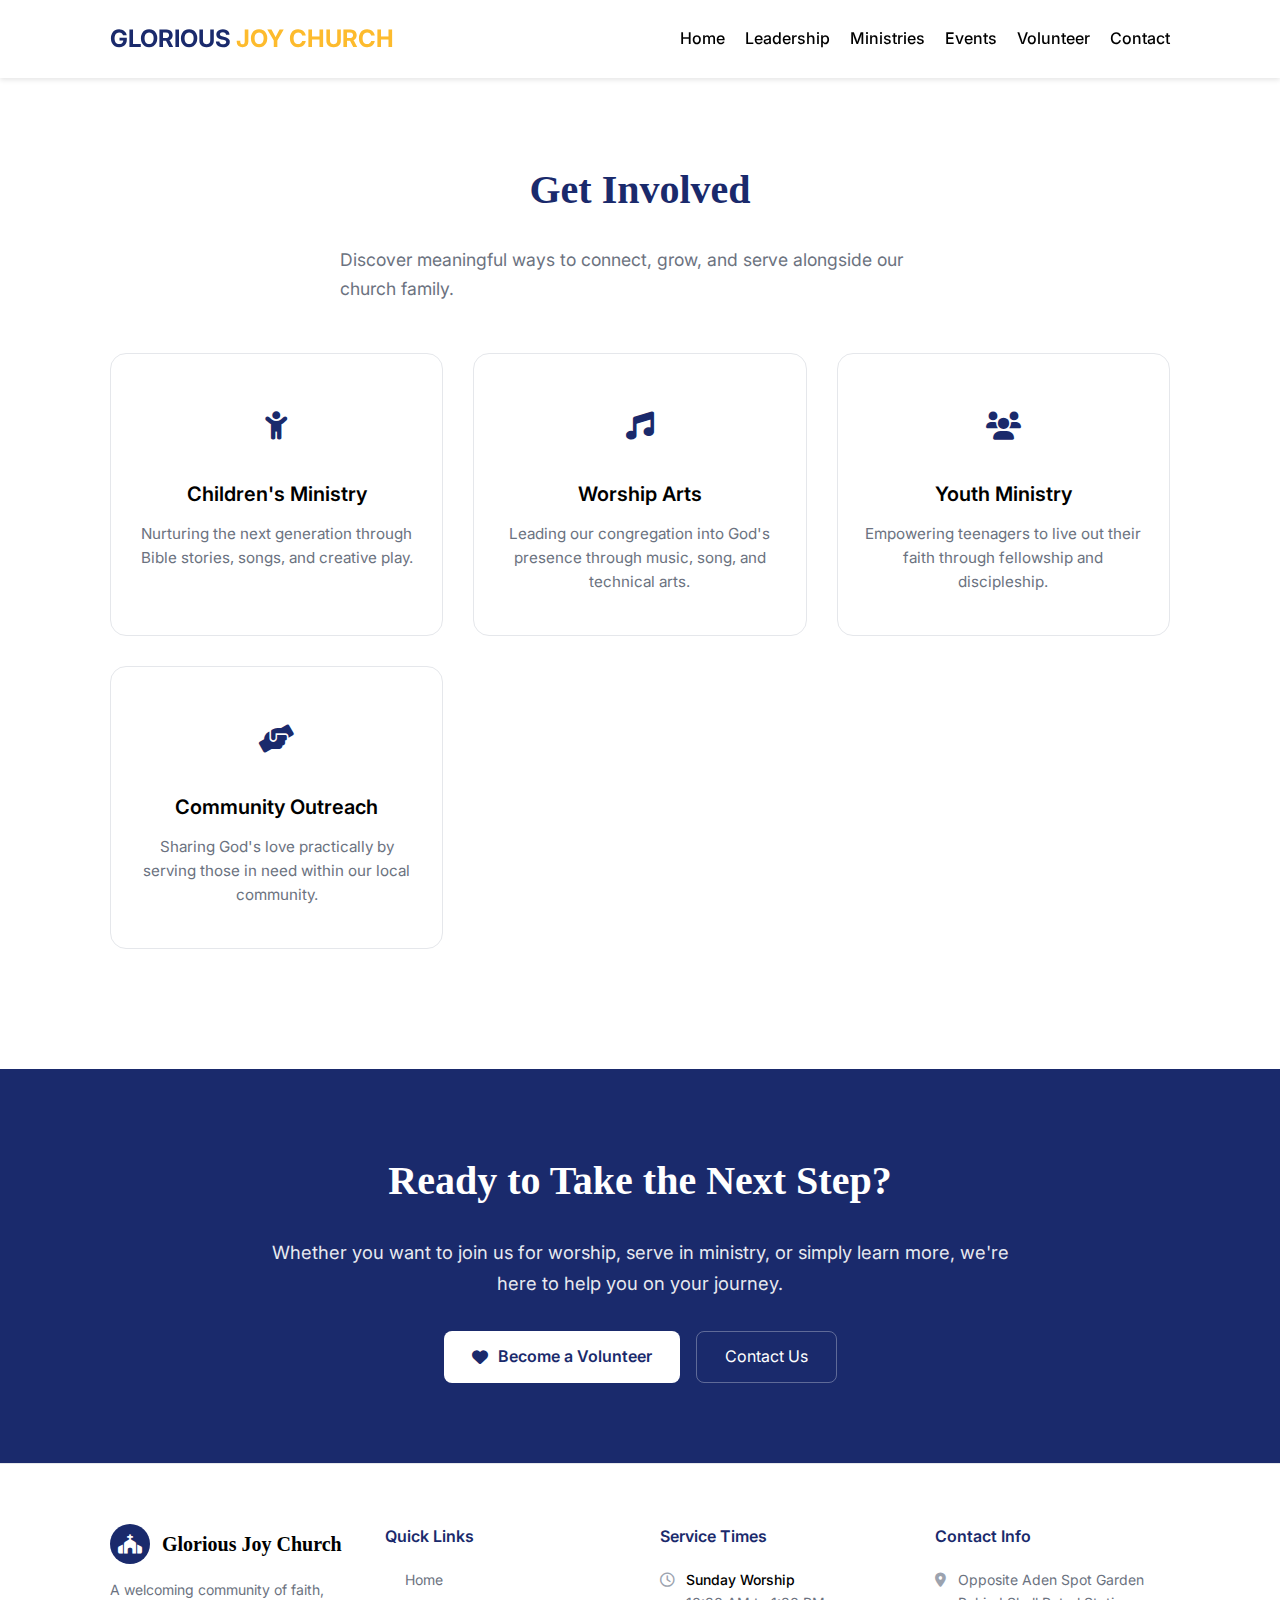
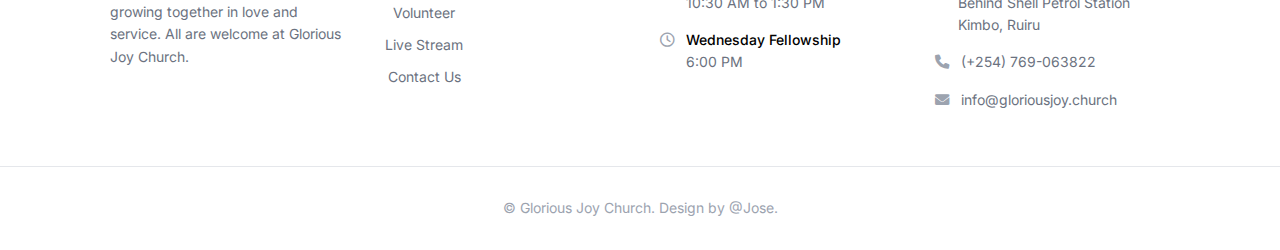
<file: pages/ministries.html>
<!DOCTYPE html>
<html lang="en">
<head>
    <meta charset="UTF-8">
    <meta name="viewport" content="width=device-width, initial-scale=1.0">
    <title>Glorious Joy Church </title>
    <link rel="stylesheet" href="../css/style.css">
    <link rel="stylesheet" href="https://cdnjs.cloudflare.com/ajax/libs/font-awesome/6.0.0/css/all.min.css">
    <link href="https://fonts.googleapis.com/css2?family=Inter:wght@400;700&display=swap" rel="stylesheet">
</head>

<body>

    <header>
        <nav class="container">
            <div class="logo"> GLORIOUS <span> JOY <span> CHURCH </span></div>
            <ul class="nav-links">
                <li><a href="../index.html">Home</a></li>
                <li><a href="leadership.html">Leadership</a></li>
                <li><a href="ministries.html">Ministries</a></li>
                <li><a href="events.html">Events</a></li>
                <li><a href="volunteer.html">Volunteer</a></li>
                <li><a href="contact.html">Contact </a></li>
            </ul>
        </nav>
    </header>
    
    <main>
        <section class="ministries-grid-section py-20">
            <div class="container">
                <div class="section-header text-center mb-12">
                    <h2 class="serif-title">Get Involved</h2>
                    <p class="section-subtitle mx-auto">
                        Discover meaningful ways to connect, grow, and serve alongside our church family.
                    </p>
                </div>

                <div class="ministry-cards-container">
                    <div class="ministry-card hover-elevate">
                        <div class="ministry-icon-circle">
                            <i class="fas fa-child"></i>
                        </div>
                        <h3>Children's Ministry</h3>
                        <p>Nurturing the next generation through Bible stories, songs, and creative play.</p>
                    </div>

                    <div class="ministry-card hover-elevate">
                        <div class="ministry-icon-circle">
                            <i class="fas fa-music"></i>
                        </div>
                        <h3>Worship Arts</h3>
                        <p>Leading our congregation into God's presence through music, song, and technical arts.</p>
                    </div>

                    <div class="ministry-card hover-elevate">
                        <div class="ministry-icon-circle">
                            <i class="fas fa-users"></i>
                        </div>
                        <h3>Youth Ministry</h3>
                        <p>Empowering teenagers to live out their faith through fellowship and discipleship.</p>
                    </div>

                    <div class="ministry-card hover-elevate">
                        <div class="ministry-icon-circle">
                            <i class="fas fa-hands-helping"></i>
                        </div>
                        <h3>Community Outreach</h3>
                        <p>Sharing God's love practically by serving those in need within our local community.</p>
                    </div>
                </div>
            </div>
        </section>

        <section class="cta-section py-20 bg-primary">
            <div class="container cta-content">
                <h2 class="serif-title white-text">Ready to Take the Next Step?</h2>
                <p class="cta-subtitle">
                    Whether you want to join us for worship, serve in ministry, or simply learn more, 
                    we're here to help you on your journey.
                </p>
                <div class="cta-buttons">
                    <a href="volunteer.html" class="btn-secondary">
                        <i class="fas fa-heart"></i> Become a Volunteer
                    </a>
                    <a href="contact.html" class="btn-outline-white">
                        Contact Us
                    </a>
                </div>
            </div>
        </section>
    </main>


    <footer class="main-footer">
    
        <div class="container footer-grid">
            
            <div class="footer-column">
                <div class="footer-logo-area">
                    <div class="logo-icon">
                        <i class="fas fa-church"></i>
                    </div>
                    <span class="church-name">Glorious Joy Church</span>
                </div>
                <p class="footer-description">
                    A welcoming community of faith, growing together in love and service. 
                    All are welcome at Glorious Joy Church.
                </p>
            </div>

            <div class="footer-column">
                <h3>Quick Links</h3>
                <nav class="footer-nav">
                    <a href="../index.html">Home</a>
                    <a href="volunteer.html">Volunteer</a>
                    <a href="livestream.html">Live Stream</a>
                    <a href="contact.html">Contact Us</a>
                </nav>
            </div>

            <div class="footer-column">
                <h3>Service Times</h3>
                <div class="footer-info-item">
                    <i class="far fa-clock"></i>
                    <div>
                        <p class="info-label">Sunday Worship</p>
                        <p class="info-detail">10:30 AM to 1:30 PM</p>
                    </div>
                </div>
                <div class="footer-info-item">
                    <i class="far fa-clock"></i>
                    <div>
                        <p class="info-label">Wednesday Fellowship</p>
                        <p class="info-detail">6:00 PM</p>
                    </div>
                </div>
            </div>

            <div class="footer-column">
                <h3>Contact Info</h3>
                <div class="footer-info-item">
                    <i class="fas fa-map-marker-alt"></i>
                    <p class="info-detail">Opposite Aden Spot Garden<br>Behind Shell Petrol Station Kimbo, Ruiru</p>
                </div>
                <div class="footer-info-item">
                    <i class="fas fa-phone"></i>
                    <a href="tel:+254769063822" class="info-detail">(+254) 769-063822</a>
                </div>
                <div class="footer-info-item">
                    <i class="fas fa-envelope"></i>
                    <a href="mailto:info@gloriousjoy.church" class="info-detail">info@gloriousjoy.church</a>
                </div>
            </div>

        </div>

        <div class="footer-bottom">
            <div class="container">
                <p>&copy; <span id="year"></span> Glorious Joy Church. Design by @Jose.</p>
            </div>
        </div>
    
    </footer>

    <script src="../js/main.js"></script>

</body>

</html>
</file>
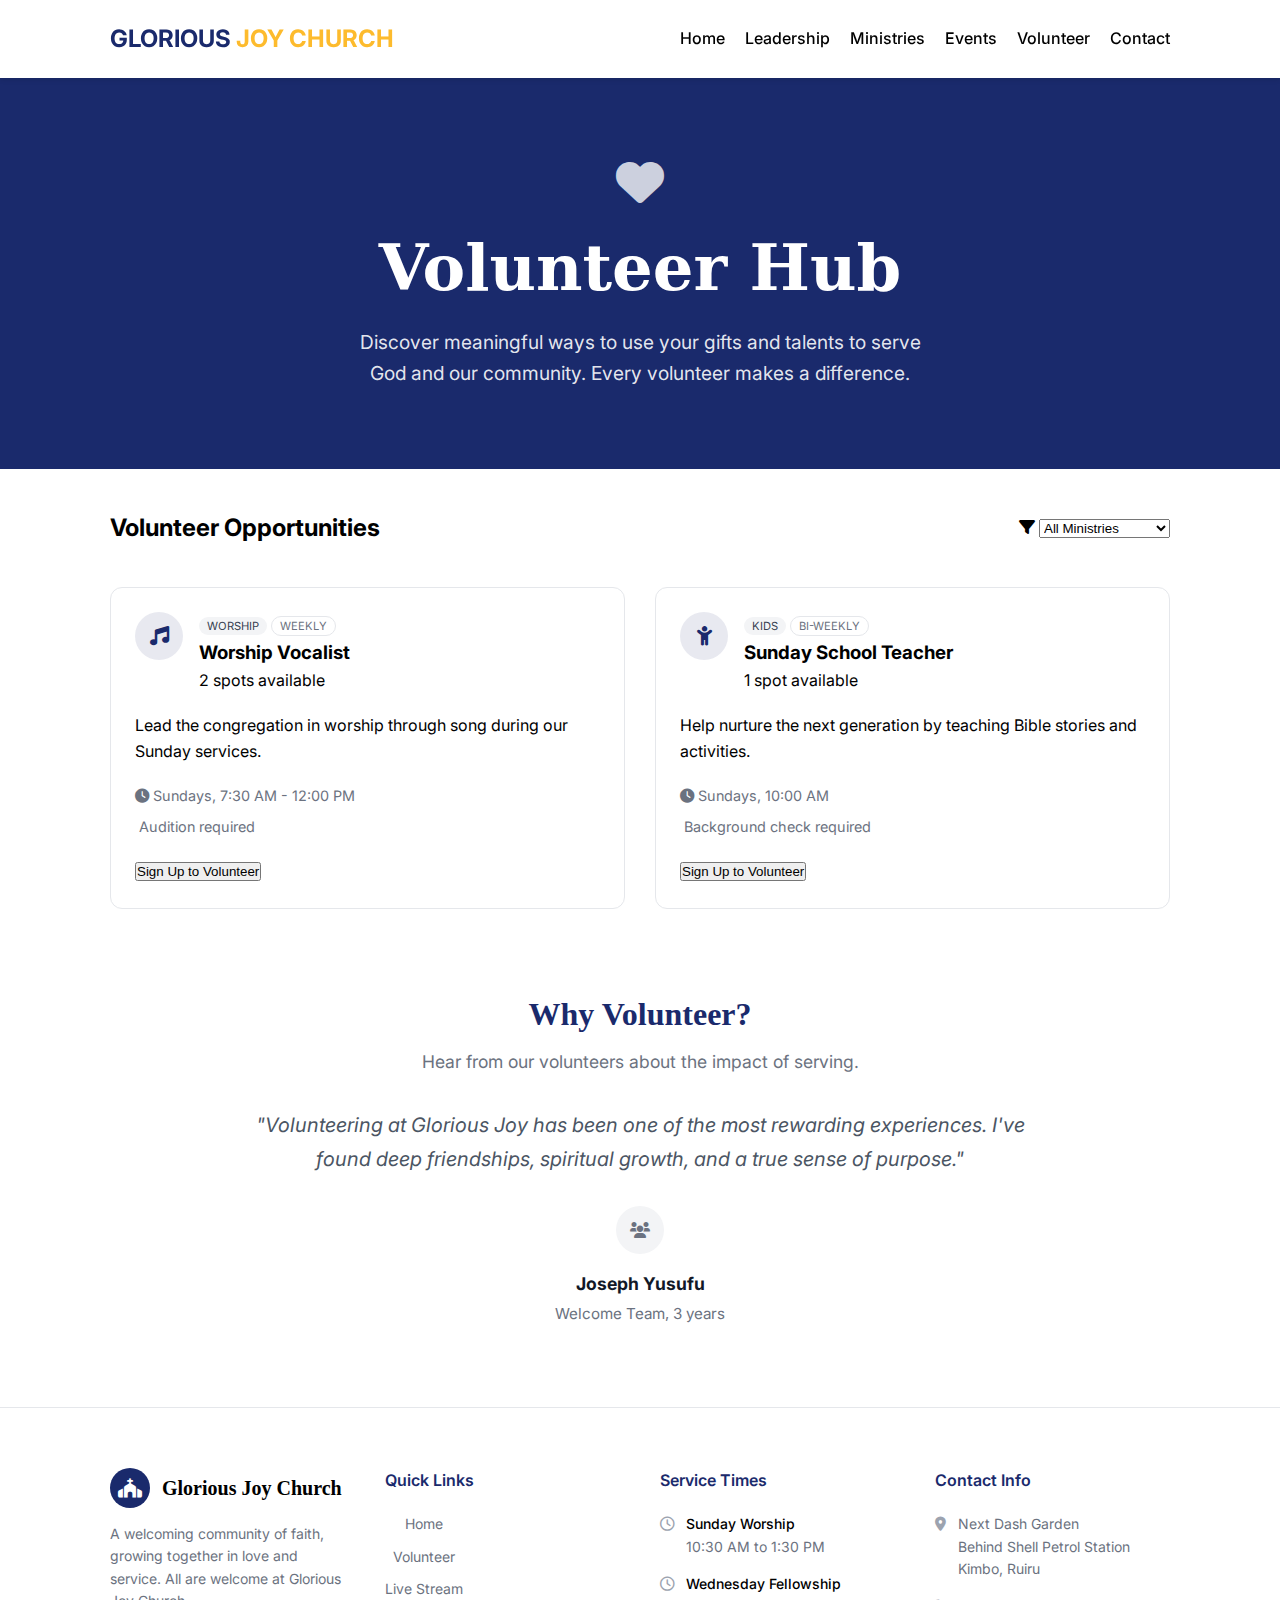
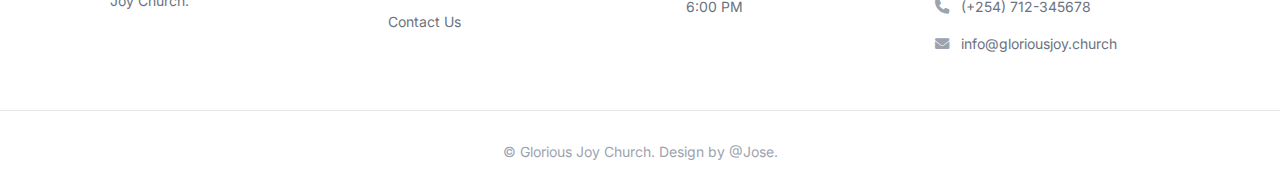
<file: pages/volunteer.html>
<!DOCTYPE html>
<html lang="en">
<head>
    <meta charset="UTF-8">
    <meta name="viewport" content="width=device-width, initial-scale=1.0">
    <title>Glorious Joy Church </title>
    <link rel="stylesheet" href="../css/style.css">
    <link rel="stylesheet" href="https://cdnjs.cloudflare.com/ajax/libs/font-awesome/6.0.0/css/all.min.css">
    <link href="https://fonts.googleapis.com/css2?family=Inter:wght@400;700&display=swap" rel="stylesheet">
</head>

<body>

    <header>
        <nav class="container">
            <div class="logo"> GLORIOUS <span> JOY <span> CHURCH </span></div>
            <ul class="nav-links">
                <li><a href="../index.html">Home</a></li>
                <li><a href="leadership.html">Leadership</a></li>
                <li><a href="ministries.html">Ministries</a></li>
                <li><a href="events.html">Events</a></li>
                <li><a href="volunteer.html">Volunteer</a></li>
                <li><a href="contact.html">Contact </a></li>
            </ul>
        </nav>
    </header>

    
    <main>
    
        <section class="volunteer-hero">
            <div class="container volunteer-hero-content">
                <div class="icon-wrapper">
                    <i class="fas fa-heart"></i>
                </div>
                
                <h1 class="volunteer-title">Volunteer Hub</h1>
                
                <p class="volunteer-subtitle">
                    Discover meaningful ways to use your gifts and talents to serve God and our community.
                    Every volunteer makes a difference.
                </p>
            </div>
        </section>

        <section class="opportunities-section">
            <div class="container">
                <div class="opp-header">
                    <h2 class="serif-sub-title">Volunteer Opportunities</h2>
                    <div class="filter-box">
                        <i class="fas fa-filter"></i>
                        <select id="ministryFilter">
                            <option value="all">All Ministries</option>
                            <option value="worship">Worship Arts</option>
                            <option value="kids">Children's Ministry</option>
                            <option value="welcome">Welcome Team</option>
                        </select>
                    </div>
                </div>

                <div class="opp-grid">
                    <div class="opp-card hover-elevate">
                        <div class="card-header-flex">
                            <div class="icon-circle"><i class="fas fa-music"></i></div>
                            <div class="card-meta">
                                <div class="badge-group">
                                    <span class="badge secondary">Worship</span>
                                    <span class="badge outline">Weekly</span>
                                </div>
                                <h3>Worship Vocalist</h3>
                                <p class="spots">2 spots available</p>
                            </div>
                        </div>
                        <p class="opp-desc">Lead the congregation in worship through song during our Sunday services.</p>
                        <div class="opp-details">
                            <span><i class="fas fa-clock"></i> Sundays, 7:30 AM - 12:00 PM</span>
                            <span><i class="fas fa-sparkles"></i> Audition required</span>
                        </div>
                        <button class="btn-primary w-full open-modal" data-target="vocalist-modal">Sign Up to Volunteer</button>
                    </div>

                    <div class="opp-card hover-elevate">
                        <div class="card-header-flex">
                            <div class="icon-circle"><i class="fas fa-child"></i></div>
                            <div class="card-meta">
                                <div class="badge-group">
                                    <span class="badge secondary">Kids</span>
                                    <span class="badge outline">Bi-Weekly</span>
                                </div>
                                <h3>Sunday School Teacher</h3>
                                <p class="spots">1 spot available</p>
                            </div>
                        </div>
                        <p class="opp-desc">Help nurture the next generation by teaching Bible stories and activities.</p>
                        <div class="opp-details">
                            <span><i class="fas fa-clock"></i> Sundays, 10:00 AM</span>
                            <span><i class="fas fa-sparkles"></i> Background check required</span>
                        </div>
                        <button class="btn-primary w-full open-modal">Sign Up to Volunteer</button>
                    </div>
                </div>
            </div>
        </section>

        <section class="testimonial-section py-16">
            <div class="container">
                <div class="testimonial-card">
                    <div class="testimonial-header">
                        <h2 class="serif-title">Why Volunteer?</h2>
                        <p class="section-subtitle">Hear from our volunteers about the impact of serving.</p>
                    </div>

                    <blockquote class="testimonial-body">
                        <p class="quote-text">
                            "Volunteering at Glorious Joy has been one of the most rewarding experiences. 
                            I've found deep friendships, spiritual growth, and a true sense of purpose."
                        </p>
                        
                        <div class="testimonial-footer">
                            <div class="footer-icon">
                                <i class="fas fa-users"></i>
                            </div>
                            <div class="footer-info">
                                <h4 class="volunteer-name">Joseph Yusufu</h4>
                                <p class="volunteer-role">Welcome Team, 3 years</p>
                            </div>
                        </div>
                    </blockquote>
                </div>
            </div>
        </section>

    </main>

    <div class="modal" id="volunteerModal">
        <div class="modal-content">
            <span class="close-modal">&times;</span>
            <h3>Volunteer Sign Up</h3>
            <form class="space-y-4">
                <input type="text" placeholder="Full Name" required>
                <input type="email" placeholder="Email" required>
                <textarea placeholder="Tell us about your skills..."></textarea>
                <button type="submit" class="btn-primary w-full">Submit Application</button>
            </form>
        </div>
    </div>


    <footer class="main-footer">
    
        <div class="container footer-grid">
            
            <div class="footer-column">
                <div class="footer-logo-area">
                    <div class="logo-icon">
                        <i class="fas fa-church"></i>
                    </div>
                    <span class="church-name">Glorious Joy Church</span>
                </div>
                <p class="footer-description">
                    A welcoming community of faith, growing together in love and service. 
                    All are welcome at Glorious Joy Church.
                </p>
            </div>

            <div class="footer-column">
                <h3>Quick Links</h3>
                <nav class="footer-nav">
                    <a href="../index.html">Home</a>
                    <a href="volunteer.html">Volunteer</a>
                    <a href="livestream.html">Live Stream</a>
                    <a href="contact.html">Contact Us</a>
                </nav>
            </div>

            <div class="footer-column">
                <h3>Service Times</h3>
                <div class="footer-info-item">
                    <i class="far fa-clock"></i>
                    <div>
                        <p class="info-label">Sunday Worship</p>
                        <p class="info-detail">10:30 AM to 1:30 PM</p>
                    </div>
                </div>
                <div class="footer-info-item">
                    <i class="far fa-clock"></i>
                    <div>
                        <p class="info-label">Wednesday Fellowship</p>
                        <p class="info-detail">6:00 PM</p>
                    </div>
                </div>
            </div>

            <div class="footer-column">
                <h3>Contact Info</h3>
                <div class="footer-info-item">
                    <i class="fas fa-map-marker-alt"></i>
                    <p class="info-detail">Next Dash Garden<br>Behind Shell Petrol Station Kimbo, Ruiru</p>
                </div>
                <div class="footer-info-item">
                    <i class="fas fa-phone"></i>
                    <a href="tel:+15551234567" class="info-detail">(+254) 712-345678</a>
                </div>
                <div class="footer-info-item">
                    <i class="fas fa-envelope"></i>
                    <a href="mailto:info@gloriousjoy.church" class="info-detail">info@gloriousjoy.church</a>
                </div>
            </div>

        </div>

        <div class="footer-bottom">
            <div class="container">
                <p>&copy; <span id="year"></span> Glorious Joy Church. Design by @Jose.</p>
            </div>
        </div>
    
    </footer>

    <script src="../js/main.js"></script>

</body>

</html>
</file>
<file: css/style.css>
/* 1. Define Light Mode (Default) */
:root {
    --bg-color: #ffffff;
    --text-color: #1a202c;
    --card-bg: #ffffff;
    --card-border: #e5e7eb;
    --section-bg: #f9fafb;
    --primary-color: #1a2a6c;
}

/* 2. Define Dark Mode Colors */
[data-theme="dark"] {
    --bg-color: #0f172a;      /* Deep navy/black */
    --text-color: #f1f5f9;    /* Off-white text */
    --card-bg: #1e293b;       /* Slightly lighter navy for cards */
    --card-border: #334155;
    --section-bg: #0b1120;
}

/* 3. Apply the variables to your elements */
body {
    background-color: var(--bg-color);
    color: var(--text-color);
    transition: background-color 0.3s ease, color 0.3s ease;
}

.sidebar-card, .info-card, .glass-card {
    background-color: var(--card-bg) !important;
    border-color: var(--card-border) !important;
    color: var(--text-color);
}

/* Styling the button itself */
.mode-toggle {
    background: none;
    border: none;
    color: inherit;
    cursor: pointer;
    font-size: 1.2rem;
    padding: 5px;
    display: flex;
    align-items: center;
    transition: transform 0.3s ease;
}

.mode-toggle:hover {
    transform: scale(1.1);
}

/* Global Styles */
:root {
    /* Fixed Colors (Stay the same in both modes) */
    --primary-color: #1a2a6c; 
    --accent-color: #fdbb2d;
    
    /* Shifting Colors (Default Light Mode) */
    --bg-color: #ffffff;
    --text-color: #1a202c;
    --card-bg: #ffffff;
    --card-border: #e5e7eb;
    --section-bg: #f9fafb;
}
* {
    margin: 0;
    padding: 0;
    box-sizing: border-box;
}

body {
    font-family: 'Inter', sans-serif;
    line-height: 1.6;
    color: var(--text-dark);
}

.container {
    max-width: 1100px;
    margin: 0 auto;
    padding: 0 20px;
}

/* Navigation */
header {
    background: #fff;
    padding: 20px 0;
    box-shadow: 0 2px 5px rgba(0,0,0,0.1);
    position: sticky;
    top: 0;
    z-index: 1000;
}

nav {
    display: flex;
    justify-content: space-between;
    align-items: center;
}

.logo {
    font-weight: bold;
    font-size: 1.5rem;
    color: var(--primary-color);
}

.logo span { color: var(--accent-color); }

.nav-links {
    display: flex;
    list-style: none;
    gap: 20px;
}

.nav-links a {
    text-decoration: none;
    color: var(--text-dark);
    font-weight: 500;
}

/* Hero Section Container */
.hero-section {
    position: relative;
    min-height: 75vh;
    display: flex;
    align-items: center;
    justify-content: center;
    overflow: hidden;
    color: white;
    text-align: center;
}

/* Background Image Layer */
.hero-bg {
    position: absolute;
    top: 0;
    left: 0;
    width: 100%;
    height: 100%;
    /* Replace 'hero-image.jpg' with your actual file name in the images folder */
    background: url('../images/hero-worship.jpg') no-repeat center center/cover;
    z-index: 1;
}

/* Dark Gradient Overlay (Mimicking the React example) */
.hero-overlay {
    position: absolute;
    top: 0;
    left: 0;
    width: 100%;
    height: 100%;
    background: linear-gradient(
        to bottom, 
        rgba(0, 0, 0, 0.6) 0%, 
        rgba(0, 0, 0, 0.5) 50%, 
        rgba(0, 0, 0, 0.7) 100%
    );
}

/* Content Layer (Must be higher z-index) */
.hero-content {
    position: relative;
    z-index: 10;
    max-width: 800px;
    padding: 0 20px;
}

.hero-title {
    font-family: serif;
    font-size: clamp(2.5rem, 8vw, 4rem); /* Responsive sizing */
    font-weight: 700;
    margin-bottom: 24px;
    line-height: 1.1;
}

.hero-subtitle {
    font-size: 1.2rem;
    color: rgba(255, 255, 255, 0.9);
    max-width: 650px;
    margin: 0 auto 40px;
    line-height: 1.6;
}

/* Buttons */
.hero-btns {
    display: flex;
    flex-wrap: wrap;
    gap: 15px;
    justify-content: center;
}

.btn-hero-solid {
    background-color: var(--primary-color);
    color: white;
    padding: 14px 28px;
    border-radius: 8px;
    text-decoration: none;
    font-weight: 600;
    backdrop-filter: blur(4px); /* Modern frosted effect */
    transition: transform 0.2s;
}

.btn-hero-outline {
    background-color: rgba(255, 255, 255, 0.1);
    color: white;
    border: 1px solid rgba(255, 255, 255, 0.3);
    padding: 14px 28px;
    border-radius: 8px;
    text-decoration: none;
    font-weight: 600;
    backdrop-filter: blur(4px);
    transition: all 0.2s;
}

.btn-hero-outline:hover {
    background-color: rgba(255, 255, 255, 0.2);
    border-color: white;
}

.btn-hero-solid i {
    margin-right: 8px;
}

/* Service Cards */
.services {
    padding: 60px 0;
    text-align: center;
}

.service-grid {
    display: grid;
    grid-template-columns: repeat(auto-fit, minmax(250px, 1fr));
    gap: 20px;
    margin-top: 30px;
}

.service-card {
    background: var(--bg-light);
    padding: 30px;
    border-radius: 10px;
    border-bottom: 4px solid var(--accent-color);
}

/* Mobile Menu Styles */
@media screen and (max-width: 768px) {
    .nav-links {
        position: absolute;
        right: 0px;
        height: 92vh;
        top: 8vh;
        background-color: var(--primary-color);
        display: flex;
        flex-direction: column;
        align-items: center;
        width: 70%;
        transform: translateX(100%);
        transition: transform 0.5s ease-in;
        padding-top: 50px;
        z-index: 999;
    }

    .nav-links li a {
        color: white !important;
        font-size: 1.2rem;
    }

    .nav-active {
        transform: translateX(0%);
    }

    /* Hamburger Icon Styling */
    .menu-btn {
        display: block;
        cursor: pointer;
    }

    .bar {
        width: 25px;
        height: 3px;
        background-color: var(--primary-color);
        margin: 5px;
        transition: all 0.3s ease;
    }

    /* Animation for the X when menu is open */
    .toggle .bar:nth-child(1) { transform: rotate(-45deg) translate(-5px, 6px); }
    .toggle .bar:nth-child(2) { opacity: 0; }
    .toggle .bar:nth-child(3) { transform: rotate(45deg) translate(-5px, -6px); }
}

/* Hide Hamburger on Desktop */
@media screen and (min-width: 769px) {
    .menu-btn {
        display: none;
    }
}

/* Footer Specific Styling */
.main-footer {
    background-color: #ffffff;
    border-top: 1px solid #e5e7eb;
    padding: 60px 0 0 0;
    color: var(--text-dark);
}

.footer-grid {
    display: grid;
    grid-template-columns: repeat(auto-fit, minmax(200px, 1fr));
    gap: 40px;
    padding-bottom: 40px;
}

/* Force left alignment on all footer columns */
.footer-column {
    display: flex;
    flex-direction: column;
    align-items: flex-start; /* Aligns flex items to the left */
    text-align: left;        /* Aligns text and inline elements to the left */
}

.footer-column h3 {
    font-size: 1rem;
    font-weight: 600;
    margin-bottom: 20px;
    text-align: center;
    color: var(--primary-color);
}

/* Branding Column */
.footer-logo-area {
    display: flex;
    align-items: center;
    gap: 12px;
    margin-bottom: 15px;
}

.logo-icon {
    width: 40px;
    height: 40px;
    background-color: var(--primary-color);
    border-radius: 50%;
    display: flex;
    align-items: center;
    justify-content: center;
}

.logo-icon i {
    color: white;
    font-size: 1.2rem;
}

.church-name {
    font-family: serif;
    font-size: 1.25rem;
    font-weight: 700;
}

.footer-description {
    font-size: 0.875rem;
    color: #6b7280;
    line-height: 1.6;
}

/* Nav Links & Info Items */
.footer-nav {
    display: flex;
    flex-direction: column;
    gap: 10px;
}

.footer-nav a {
    text-decoration: none;
    font-size: 0.875rem;
    color: #6b7280;
    transition: color 0.2s;
}

.footer-nav a:hover {
    color: var(--primary-color);
}

.footer-info-item {
    display: flex;
    gap: 12px;
    margin-bottom: 15px;
    align-items: flex-start;
}

.footer-info-item i {
    color: #9ca3af;
    margin-top: 4px;
    font-size: 0.9rem;
}

.info-label {
    font-weight: 500;
    font-size: 0.875rem;
}

.info-detail {
    font-size: 0.875rem;
    color: #6b7280;
    text-decoration: none;
}

/* Bottom Bar */
.footer-bottom {
    border-top: 1px solid #e5e7eb;
    padding: 30px 0;
    text-align: center;
    font-size: 0.875rem;
    color: #9ca3af;
}

/* Welcome Split Section */
.welcome-split {
    padding: 80px 0;
    background-color: #ffffff;
}

.welcome-grid {
    display: grid;
    grid-template-columns: 1.2fr 0.8fr; /* Gives the text more room than the card */
    gap: 60px;
    align-items: center;
}

/* Text Side */
.serif-title {
    font-family: serif;
    font-size: 2.5rem;
    font-weight: 700;
    margin-bottom: 24px;
    color: var(--primary-color);
}

.welcome-text .description {
    font-size: 1.1rem;
    color: #4b5563;
    line-height: 1.7;
    margin-bottom: 24px;
}

/* Card Side */
.service-card-modern {
    background: #ffffff;
    border: 1px solid #e5e7eb;
    border-radius: 8px;
    padding: 15px;
    box-shadow: 0 10px 15px -3px rgba(0, 0, 0, 0.05);
}

.card-header {
    margin-bottom: 20px;
    text-align: left;
}

.card-header h3 {
    font-size: 1.5rem;
    font-family: serif;
    margin-bottom: 4px;
}

.card-header p {
    color: #6b7280;
    font-size: 0.9rem;
}

.info-row {
    display: flex;
    gap: 16px;
    margin-bottom: 24px;
    align-items: flex-start;
    text-align: left;
}

.icon-circle {
    width: 48px;
    height: 48px;
    background-color: rgba(26, 42, 108, 0.1); /* Light version of your primary color */
    border-radius: 50%;
    display: flex;
    align-items: center;
    justify-content: center;
    flex-shrink: 0;
}

.icon-circle i {
    color: var(--primary-color);
    font-size: 1.2rem;
}

.info-row h4 {
    font-size: 1rem;
    font-weight: 600;
    margin-bottom: 4px;
}

.info-row p {
    color: #6b7280;
    font-size: 0.95rem;
    line-height: 1.5;
}

.directions-link {
    color: var(--primary-color);
    text-decoration: none;
    font-weight: 500;
    font-size: 0.875rem;
    display: inline-block;
    margin-top: 8px;
}

.directions-link:hover {
    text-decoration: underline;
}

/* Mobile Responsiveness */
@media screen and (max-width: 992px) {
    .welcome-grid {
        grid-template-columns: 1fr; /* Stacks the columns */
        gap: 40px;
    }
    
    .serif-title {
        font-size: 2rem;
    }
}

/* Leadership Section Styles */
.leadership-section {
    padding: 80px 0;
    background-color: #f9fafb; /* Light bg to make white cards pop */
}

.text-center-header {
    text-align: center;
    margin-bottom: 60px;
}

.section-subtitle {
    color: #6b7280;
    max-width: 600px;
    margin: 0 auto;
    font-size: 1.1rem;
}

.department-group {
    margin-bottom: 60px;
}

.dept-title {
    font-size: 1.1rem;
    font-weight: 600;
    color: #9ca3af; /* Muted foreground */
    text-transform: uppercase;
    letter-spacing: 0.05em;
    margin-bottom: 24px;
    border-bottom: 1px solid #e5e7eb;
    padding-bottom: 10px;
}

/* Staff Grid */
.staff-grid {
    display: grid;
    /* This creates 3 columns on large screens, 2 on tablets, 1 on mobile */
    grid-template-columns: repeat(3, 1fr); 
    gap: 24px;
    align-items: start; /* Prevents cards from stretching vertically to match neighbors */
}

/* Important: This prevents a single card from stretching across the whole row */
.staff-card {
    background: #ffffff;
    border: 1px solid #e5e7eb;
    border-radius: 12px;
    padding: 24px;
    width: 100%; /* Occupies 100% of the GRID CELL, not the whole row */
    max-width: 400px; /* Limits the size if the grid cell gets too big */
    min-height: 200px; /* Ensures all cards have a similar baseline height */
    transition: transform 0.3s ease, box-shadow 0.3s ease;
}

.hover-elevate:hover {
    transform: translateY(-5px);
    box-shadow: 0 10px 25px -5px rgba(0, 0, 0, 0.1);
}

.staff-header {
    display: flex;
    align-items: flex-start;
    gap: 16px;
    text-align: left; /* Keep it left-aligned */
}

.avatar-circle {
    width: 64px;
    height: 64px;
    background-color: #f3f4f6;
    border-radius: 50%;
    display: flex;
    align-items: center;
    justify-content: center;
    flex-shrink: 0;
}

.avatar-circle span {
    font-weight: 600;
    color: #6b7280;
    font-size: 1.25rem;
}

.staff-meta h4 {
    font-size: 1.125rem;
    font-weight: 600;
    margin-bottom: 2px;
}

.staff-title {
    font-size: 0.875rem;
    color: #6b7280;
    margin-bottom: 8px;
}

.staff-email {
    font-size: 0.875rem;
    color: var(--primary-color);
    text-decoration: none;
    display: flex;
    align-items: center;
    gap: 5px;
}

.staff-email:hover {
    text-decoration: underline;
}

.staff-bio {
    margin-top: 16px;
    font-size: 0.875rem;
    color: #6b7280;
    line-height: 1.6;
    text-align: left;
}

/* Tablet view: 2 columns */
@media screen and (max-width: 992px) {
    .staff-grid {
        grid-template-columns: repeat(2, 1fr);
    }
}

/* Mobile view: 1 column */
@media screen and (max-width: 600px) {
    .staff-grid {
        grid-template-columns: 1fr;
    }
}

.contact-header {
    background-color: #ffffff;
    border-bottom: 1px solid #e5e7eb;
    padding: 80px 0; /* Slightly more padding for a "premium" feel */
    display: flex;
    justify-content: center;
    align-items: center;
    width: 100%;
}

.contact-header-content {
    text-align: center; /* Centers the text lines */
    max-width: 800px;   /* Prevents the subtitle from stretching too wide */
    margin: 0 auto;     /* Centers the block itself */
    display: flex;
    flex-direction: column;
    align-items: center; /* Centers the flex items (H1 and P) */
}

.contact-header-content h1 {
    margin-bottom: 24px;
    width: 100%;
}

.contact-header-content p {
    margin: 0 auto; /* Ensures the paragraph stays centered if it has a max-width */
}

.contact-grid {
    display: grid;
    grid-template-columns: 1.2fr 0.8fr;
    gap: 48px;
    padding: 60px 20px;
}

.form-row {
    display: grid;
    grid-template-columns: 1fr 1fr;
    gap: 16px;
}

.form-group {
    margin-bottom: 20px;
    display: flex;
    flex-direction: column;
    text-align: left;
}

.form-group label {
    font-size: 0.875rem;
    font-weight: 600;
    margin-bottom: 6px;
}

.form-group input, .form-group select, .form-group textarea {
    padding: 12px;
    border: 1px solid #d1d5db;
    border-radius: 6px;
    font-size: 1rem;
    width: 100%;
}

.info-card {
    background: white;
    border: 1px solid #e5e7eb;
    border-radius: 12px;
    padding: 30px;
    margin-bottom: 24px;
}

.contact-item {
    display: flex;
    gap: 16px;
    margin-top: 24px;
    text-align: left;
}

.icon-circle-small {
    width: 40px;
    height: 40px;
    background: rgba(26, 42, 108, 0.1);
    border-radius: 50%;
    display: flex;
    align-items: center;
    justify-content: center;
    color: var(--primary-color);
    flex-shrink: 0;
}

.text-link {
    color: var(--primary-color);
    text-decoration: none;
    font-size: 0.875rem;
    font-weight: 500;
}

@media screen and (max-width: 992px) {
    .contact-grid { grid-template-columns: 1fr; }
    .form-row { grid-template-columns: 1fr; }
}

.volunteer-hero {
    background-color: var(--primary-color, #1a2a6c); /* Ensure this is your deep blue/church color */
    padding: 80px 20px;
    width: 100%;
    display: flex;
    justify-content: center;
    align-items: center;
    color: #ffffff; /* Forces all text inside to be white */
}

.volunteer-hero-content {
    max-width: 800px;
    margin: 0 auto;
    text-align: center; /* Centers inline elements like text */
    display: flex;
    flex-direction: column;
    align-items: center; /* Centers block elements like the icon-wrapper */
}

/* Centering the Heart */
.icon-wrapper {
    margin-bottom: 24px;
    display: flex;
    justify-content: center;
}

.icon-wrapper i {
    font-size: 48px;
    color: rgba(255, 255, 255, 0.8); /* White heart with slight transparency */
}

/* Ensuring the Title Renders */
.volunteer-title {
    font-family: 'serif', Georgia, serif;
    font-size: clamp(2.5rem, 5vw, 4rem); /* Large and responsive */
    font-weight: 700;
    color: #ffffff !important; /* Forces visibility */
    margin-bottom: 20px;
    line-height: 1.2;
    display: block !important; /* Ensures it isn't hidden */
}

.volunteer-subtitle {
    font-size: 1.2rem;
    line-height: 1.6;
    color: rgba(255, 255, 255, 0.9);
    max-width: 600px;
    margin: 0 auto;
}

.hero-icon {
    font-size: 3rem;
    opacity: 0.8;
    margin-bottom: 20px;
}


/* Opportunities Grid */
.opp-header {
    display: flex;
    justify-content: space-between;
    align-items: center;
    margin-bottom: 40px;
    margin-top: 40px;
}

.opp-grid {
    display: grid;
    grid-template-columns: repeat(auto-fit, minmax(350px, 1fr));
    gap: 30px;
}

.opp-card {
    background: white;
    border: 1px solid #e5e7eb;
    border-radius: 12px;
    padding: 24px;
}

.card-header-flex {
    display: flex;
    gap: 16px;
    margin-bottom: 20px;
}

.badge {
    font-size: 0.7rem;
    padding: 2px 8px;
    border-radius: 12px;
    text-transform: uppercase;
}

.badge.secondary { background: #f3f4f6; color: #374151; }
.badge.outline { border: 1px solid #e5e7eb; color: #6b7280; }

.opp-details {
    margin: 20px 0;
    font-size: 0.9rem;
    color: #6b7280;
    display: flex;
    flex-direction: column;
    gap: 8px;
}

.testimonial-section {
    background-color: #ffffff;
    display: flex;
    justify-content: center;
    padding: 80px 20px;
}

.testimonial-card {
    max-width: 800px;
    width: 100%;
    display: flex;
    flex-direction: column;
    align-items: center; /* Centers everything horizontally */
    text-align: center;  /* Centers the text lines */
}

.testimonial-header {
    margin-bottom: 32px;
}

.testimonial-header h2 {
    font-size: 2rem;
    font-weight: 700;
    margin-bottom: 8px;
}

.quote-text {
    font-size: 1.25rem;
    font-style: italic;
    color: #4b5563;
    line-height: 1.7;
    margin-bottom: 30px;
    position: relative;
}

/* Footer & Icon Centering */
.testimonial-footer {
    display: flex;
    flex-direction: column;
    align-items: center;
    gap: 12px;
}

.footer-icon {
    width: 48px;
    height: 48px;
    background-color: #f3f4f6;
    border-radius: 50%;
    display: flex;
    align-items: center;
    justify-content: center;
    color: #6b7280;
    margin-bottom: 4px;
}

.volunteer-name {
    font-size: 1.1rem;
    font-weight: 700;
    margin: 0;
    color: #111827;
}

.volunteer-role {
    font-size: 0.95rem;
    color: #6b7280;
    margin: 4px 0 0 0;
}

/* Modal Styling */
.modal {
    display: none; 
    position: fixed;
    z-index: 1000;
    left: 0; top: 0;
    width: 100%; height: 100%;
    background-color: rgba(0,0,0,0.5);
}

.modal-content {
    background-color: white;
    margin: 10% auto;
    padding: 30px;
    width: 90%;
    max-width: 500px;
    border-radius: 12px;
}

/* This ensures the section itself has space at the bottom */
.events-section {
    background-color: #f9fafb;
    padding-top: 80px;      /* Equal to py-20 */
    padding-bottom: 100px;   /* Extra space at the bottom */
    width: 100%;
    border-bottom: 1px solid #e5e7eb; /* Optional: subtle line to separate sections */
}

/* This ensures the container inside doesn't hit the bottom edge */
.events-section .container {
    margin-bottom: 40px; 
}

/* Utility class if you prefer using the HTML class names */
.py-20 {
    padding-top: 5rem;
    padding-bottom: 5rem;
}

.section-header {
    display: flex;
    flex-direction: column;
    align-items: center;
    margin-bottom: 50px;
}

/* The Grid System: 4 columns on desktop, 1 on mobile */
.events-grid {
    display: grid;
    grid-template-columns: repeat(auto-fill, minmax(280px, 1fr));
    gap: 24px;
    justify-content: center; /* Centers the whole grid */
}

/* The Event Card */
.event-card {
    background: #ffffff;
    border: 1px solid #e5e7eb;
    border-radius: 12px;
    padding: 24px;
    display: flex;
    flex-direction: column;
    height: 100%; /* Ensures all cards in a row have same height */
    text-align: left; /* Text inside card is left-aligned for readability */
    transition: transform 0.3s ease, box-shadow 0.3s ease;
}

.event-badge {
    background: #f3f4f6;
    color: #374151;
    font-size: 0.75rem;
    font-weight: 600;
    padding: 4px 10px;
    border-radius: 6px;
    display: inline-block;
    margin-bottom: 12px;
}

.event-title {
    font-size: 1.25rem;
    font-weight: 700;
    margin-bottom: 12px;
    color: #111827;
}

.event-desc {
    color: #6b7280;
    font-size: 0.95rem;
    line-height: 1.5;
    margin-bottom: 20px;
    flex-grow: 1; /* Pushes the meta-info to the bottom */
}

/* Icons & Meta Data */
.event-meta {
    display: flex;
    flex-direction: column;
    gap: 10px;
    border-top: 1px solid #f3f4f6;
    padding-top: 15px;
}

.meta-item {
    display: flex;
    align-items: center;
    gap: 10px;
    font-size: 0.875rem;
    color: #4b5563;
}

.meta-item i {
    width: 16px;
    color: var(--primary-color); /* Your church blue */
}

/* --- Ministries Grid --- */
.ministry-cards-container {
    display: grid;
    grid-template-columns: repeat(auto-fit, minmax(250px, 1fr));
    gap: 30px;
    padding-bottom: 40px; /* Space before the next section */
}

.ministry-card {
    background: #ffffff;
    border: 1px solid #e5e7eb;
    border-radius: 16px;
    padding: 40px 24px;
    display: flex;
    flex-direction: column;
    align-items: center; /* Centers items horizontally */
    text-align: center;
    transition: all 0.3s ease;
}

.ministry-icon-circle {
    width: 64px;
    height: 64px;
    background-color: rgba(var(--primary-rgb), 0.1); /* Primary color with 10% opacity */
    border-radius: 50%;
    display: flex;
    align-items: center;
    justify-content: center;
    margin-bottom: 20px;
}

.ministry-icon-circle i {
    font-size: 28px;
    color: var(--primary-color);
}

.ministry-card h3 {
    font-size: 1.25rem;
    font-weight: 600;
    margin-bottom: 12px;
}

.ministry-card p {
    font-size: 0.95rem;
    color: #6b7280;
    line-height: 1.6;
}

/* --- CTA Section --- */
.cta-section {
    background-color: var(--primary-color);
    color: #ffffff;
    display: flex;
    justify-content: center;
    align-items: center;
}

.cta-content {
    max-width: 800px;
    display: flex;
    flex-direction: column;
    align-items: center;
    text-align: center;
}

.white-text {
    color: #ffffff !important;
}

.cta-subtitle {
    font-size: 1.15rem;
    opacity: 0.9;
    margin-bottom: 32px;
    line-height: 1.7;
}

.cta-buttons {
    display: flex;
    gap: 16px;
    flex-wrap: wrap;
    justify-content: center;
}

/* Button Variants */
.btn-secondary {
    background-color: #ffffff;
    color: var(--primary-color);
    padding: 12px 28px;
    border-radius: 8px;
    font-weight: 600;
    text-decoration: none;
    display: flex;
    align-items: center;
    gap: 10px;
    transition: background 0.2s;
}

.btn-secondary:hover {
    background-color: #f3f4f6;
}

.btn-outline-white {
    border: 1px solid rgba(255, 255, 255, 0.3);
    color: #ffffff;
    padding: 12px 28px;
    border-radius: 8px;
    text-decoration: none;
    transition: border 0.2s;
}

.btn-outline-white:hover {
    border-color: #ffffff;
}

/* Responsive Video Player */
.video-container {
    max-width: 900px;
    margin: 0 auto;
    box-shadow: 0 20px 25px -5px rgba(0, 0, 0, 0.1);
    border-radius: 12px;
    overflow: hidden;
}

.video-aspect-ratio {
    position: relative;
    padding-bottom: 56.25%; /* 16:9 Aspect Ratio */
    height: 0;
}

.video-aspect-ratio iframe {
    position: absolute;
    top: 0;
    left: 0;
    width: 100%;
    height: 100%;
}

.stream-info-grid {
    display: grid;
    grid-template-columns: repeat(auto-fit, minmax(250px, 1fr));
    gap: 30px;
    max-width: 900px;
    margin: 40px auto;
}

.info-box {
    background: #fff;
    padding: 30px;
    border-radius: 12px;
    border: 1px solid #e5e7eb;
    text-align: center;
}

/* Layout Grid */
.stream-layout-grid {
    display: grid;
    grid-template-columns: 1fr;
    gap: 2rem;
}

@media (min-width: 1024px) {
    .stream-layout-grid {
        grid-template-columns: 2fr 1fr; /* 2/3 for video, 1/3 for sidebar */
    }
}

/* Live Badge & Pulse Animation */
.badge-live {
    background: #fee2e2;
    color: #dc2626;
    padding: 6px 12px;
    border-radius: 20px;
    font-weight: 700;
    font-size: 0.85rem;
    display: flex;
    align-items: center;
    gap: 8px;
    animation: pulse 2s infinite;
}

.dot {
    width: 8px;
    height: 8px;
    background-color: #dc2626;
    border-radius: 50%;
}

@keyframes pulse {
    0% { transform: scale(1); opacity: 1; }
    50% { transform: scale(1.05); opacity: 0.8; }
    100% { transform: scale(1); opacity: 1; }
}

/* Card Styling */
.info-card, .sidebar-card {
    background: #ffffff;
    border: 1px solid #e5e7eb;
    border-radius: 8ch;
    overflow: hidden;
}

.card-header {
    padding: 10px 15px;
    border-bottom: 1px solid #f3f4f6;
}

.card-content {
    padding: 10px 15px;
}

/* Form Styling */
.sidebar-form {
    display: flex;
    flex-direction: column;
    gap: 12px;
}

.form-input {
    width: 100%;
    padding: 10px 12px;
    border: 1px solid #d1d5db;
    border-radius: 6px;
    font-family: inherit;
}

textarea.form-input {
    min-height: 80px;
    resize: vertical;
}

/* Schedule List */
.schedule-list {
    list-style: none;
    padding: 0;
}

.schedule-list li {
    margin-bottom: 12px;
    display: flex;
    flex-direction: column;
}

.small-note {
    font-size: 0.75rem;
    color: #9ca3af;
    margin-top: 15px;
}

.status-badges {
    display: flex;
    gap: 12px;
    align-items: center;
    flex-wrap: wrap;
}

.fb-live-link {
    color: #1877F2; /* Facebook Blue */
    text-decoration: none;
    font-weight: 600;
    font-size: 0.9rem;
    display: flex;
    align-items: center;
    gap: 6px;
    transition: opacity 0.2s;
}

.fb-live-link:hover {
    opacity: 0.8;
    text-decoration: underline;
}

/* Sidebar Social Buttons */
.social-button-group {
    display: flex;
    flex-direction: column;
    gap: 10px;
}

.btn-social {
    padding: 10px;
    border-radius: 6px;
    text-align: center;
    text-decoration: none;
    font-weight: 600;
    font-size: 0.85rem;
    display: flex;
    align-items: center;
    justify-content: center;
    gap: 10px;
    color: white;
}

.btn-social.fb { background-color: #1877F2; }
.btn-social.yt { background-color: #FF0000; }

.btn-social:hover {
    filter: brightness(0.9);
}

.small-text {
    font-size: 0.85rem;
    color: #6b7280;
    line-height: 1.4;
}

/* Page Layout */
.livestream-page {
    background-color: #fcfcfd; /* Very light grey to let white cards pop */
}

.py-24 {
    padding-top: 6rem;
    padding-bottom: 6rem;
}

.stream-layout-grid {
    display: grid;
    grid-template-columns: 1fr;
    gap: 3rem;
    align-items: start;
}

@media (min-width: 1024px) {
    .stream-layout-grid {
        grid-template-columns: 1.8fr 1fr;
    }
}

/* Video Section */
.video-section {
    border-radius: 16px;
    overflow: hidden;
    background: #000;
}

.video-footer-prompt {
    background: #f8fafc;
    padding: 12px 20px;
    border-top: 1px solid #e2e8f0;
    font-size: 0.9rem;
    text-align: center;
}

.video-footer-prompt a {
    color: #1877F2;
    font-weight: 700;
    margin-left: 5px;
    text-decoration: none;
}

/* Sermon Card Styling */
.sermon-details-card {
    background: white;
    padding: 40px;
    border-radius: 16px;
    border: 1px solid #f1f5f9;
}

.category-tag {
    color: var(--primary-color);
    text-transform: uppercase;
    font-size: 0.75rem;
    letter-spacing: 1px;
    font-weight: 800;
}

.sermon-title {
    font-size: 2.2rem;
    margin: 10px 0 20px;
}

.divider {
    height: 1px;
    background: #f1f5f9;
    margin: 25px 0;
}

/* Sidebar "Glass" Cards */
.glass-card {
    background: white;
    padding: 30px;
    border-radius: 16px;
    border: 1px solid #f1f5f9;
    box-shadow: 0 4px 6px -1px rgba(0, 0, 0, 0.05);
}

.card-header-icon {
    display: flex;
    gap: 15px;
    align-items: center;
    margin-bottom: 25px;
}

.card-header-icon i {
    font-size: 1.5rem;
    color: var(--primary-color);
}

/* Inputs */
.modern-input {
    width: 100%;
    border: 1px solid #e2e8f0;
    border-radius: 8px;
    padding: 12px;
    margin-bottom: 15px;
    font-family: inherit;
    transition: border-color 0.2s;
}

.modern-input:focus {
    outline: none;
    border-color: var(--primary-color);
}

.btn-full {
    width: 100%;
    background: var(--primary-color, #1a2a6c);
    color: white;
    padding: 14px;
    border-radius: 8px;
    border: none;
    font-weight: 600;
    cursor: pointer;
}

/* Schedule Rows */
.s-row {
    display: flex;
    justify-content: space-between;
    padding: 12px 0;
    border-bottom: 1px solid #f8fafc;
    font-size: 0.95rem;
}

.stream-header {
    display: flex;
    flex-direction: column; /* Stacks the title and status bar vertically */
    align-items: center;    /* Centers them horizontally */
    text-align: center;     /* Ensures text alignment is centered */
    width: 100%;            /* Spans the full width of the column */
    margin-bottom: 15px;    /* Keeps your mb-8 spacing */
    padding-top: 0;      /* Removes any extra padding */
    padding-bottom: 0;   /* Removes any extra padding */
}

.error-page {
    background-color: var(--bg-color);
    color: var(--text-color);
    min-height: 70vh; /* Ensures the footer is pushed down */
    display: flex;
    align-items: center;
}

.error-icon {
    font-size: 5rem;
    color: var(--primary-color);
    opacity: 0.5;
}

.error-actions {
    display: flex;
    gap: 15px;
    justify-content: center;
    flex-wrap: wrap;
}

.suggestion-grid {
    display: grid;
    grid-template-columns: repeat(auto-fit, minmax(150px, 1fr));
    gap: 20px;
    max-width: 600px;
    margin: 0 auto;
}

.suggestion-grid a {
    padding: 15px;
    border: 1px solid var(--card-border);
    border-radius: 8px;
    text-decoration: none;
    color: var(--text-color);
    background: var(--card-bg);
    transition: transform 0.2s ease;
}

.suggestion-grid a:hover {
    transform: translateY(-3px);
    border-color: var(--primary-color);
}

.small-caps {
    text-transform: uppercase;
    letter-spacing: 2px;
    font-size: 0.8rem;
    font-weight: 700;
    opacity: 0.6;
}

.stream-placeholder {
    position: absolute;
    top: 0;
    left: 0;
    width: 100%;
    height: 100%;
    display: flex;
    align-items: center;
    justify-content: center;
    text-align: center;
    color: white;
    background: linear-gradient(rgba(0,0,0,0.7), rgba(0,0,0,0.7)), url('../assets/church-interior.jpg');
    background-size: cover;
}

.placeholder-content h3 {
    font-size: 1.8rem;
    margin-bottom: 10px;
    color: white !important;
}

.platform-buttons {
    display: flex;
    gap: 15px;
    justify-content: center;
    margin-top: 20px;
    flex-wrap: wrap;
}

.btn-yt, .btn-fb {
    padding: 12px 25px;
    border-radius: 8px;
    text-decoration: none;
    font-weight: 700;
    color: white;
    display: flex;
    align-items: center;
    gap: 10px;
    transition: transform 0.2s;
}

.btn-yt { background-color: #FF0000; }
.btn-fb { background-color: #1877F2; }

.btn-yt:hover, .btn-fb:hover {
    transform: scale(1.05);
    color: white;
}

.pulse-icon {
    font-size: 3rem;
    margin-bottom: 15px;
    color: var(--accent-color);
    animation: pulse-red 2s infinite;
}

@keyframes pulse-red {
    0% { transform: scale(0.95); opacity: 0.7; }
    70% { transform: scale(1); opacity: 1; }
    100% { transform: scale(0.95); opacity: 0.7; }
}

.speaker-meta {
    display: flex;
    flex-direction: column; /* Stacks the image and name vertically */
    align-items: center;    /* Centers them horizontally */
    gap: 10px;              /* Adds a small space between image and name */
    margin-top: 15px;
}

.avatar-sm {
    width: 64px;            /* Adjust size as needed */
    height: 64px;
    border-radius: 50%;     /* Makes the image circular */
    object-fit: cover;
    border: 2px solid var(--primary-color);
}

.speaker-meta span {
    font-weight: 600;
    font-size: 1.1rem;
    color: var(--text-color);
}

/* Center and scale the sermon header */
.details-content {
    text-align: center; /* Centers the Category, Title, and Speaker */
}

.sermon-title {
    font-size: 1.8rem; /* Reduced from 2.2rem to be less "big" */
    margin: 10px 0;    /* Tightens vertical space */
    color: var(--text-color);
}

/* Fix the gap below the name */
.speaker-meta {
    margin-bottom: 5px; /* Pulls the name closer to the divider */
}

.divider {
    height: 1px;
    background: var(--card-border);
    margin: 10px auto 20px; /* Reduced top margin from 25px to 10px */
    width: 80%;             /* Optional: makes the line shorter for a classier look */
}

/* Ensure description is centered or left-aligned as per preference */
.sermon-description {
    text-align: left; /* Keep the long text left-aligned for readability */
    line-height: 1.6;
    margin-top: 0;
}
</file>
